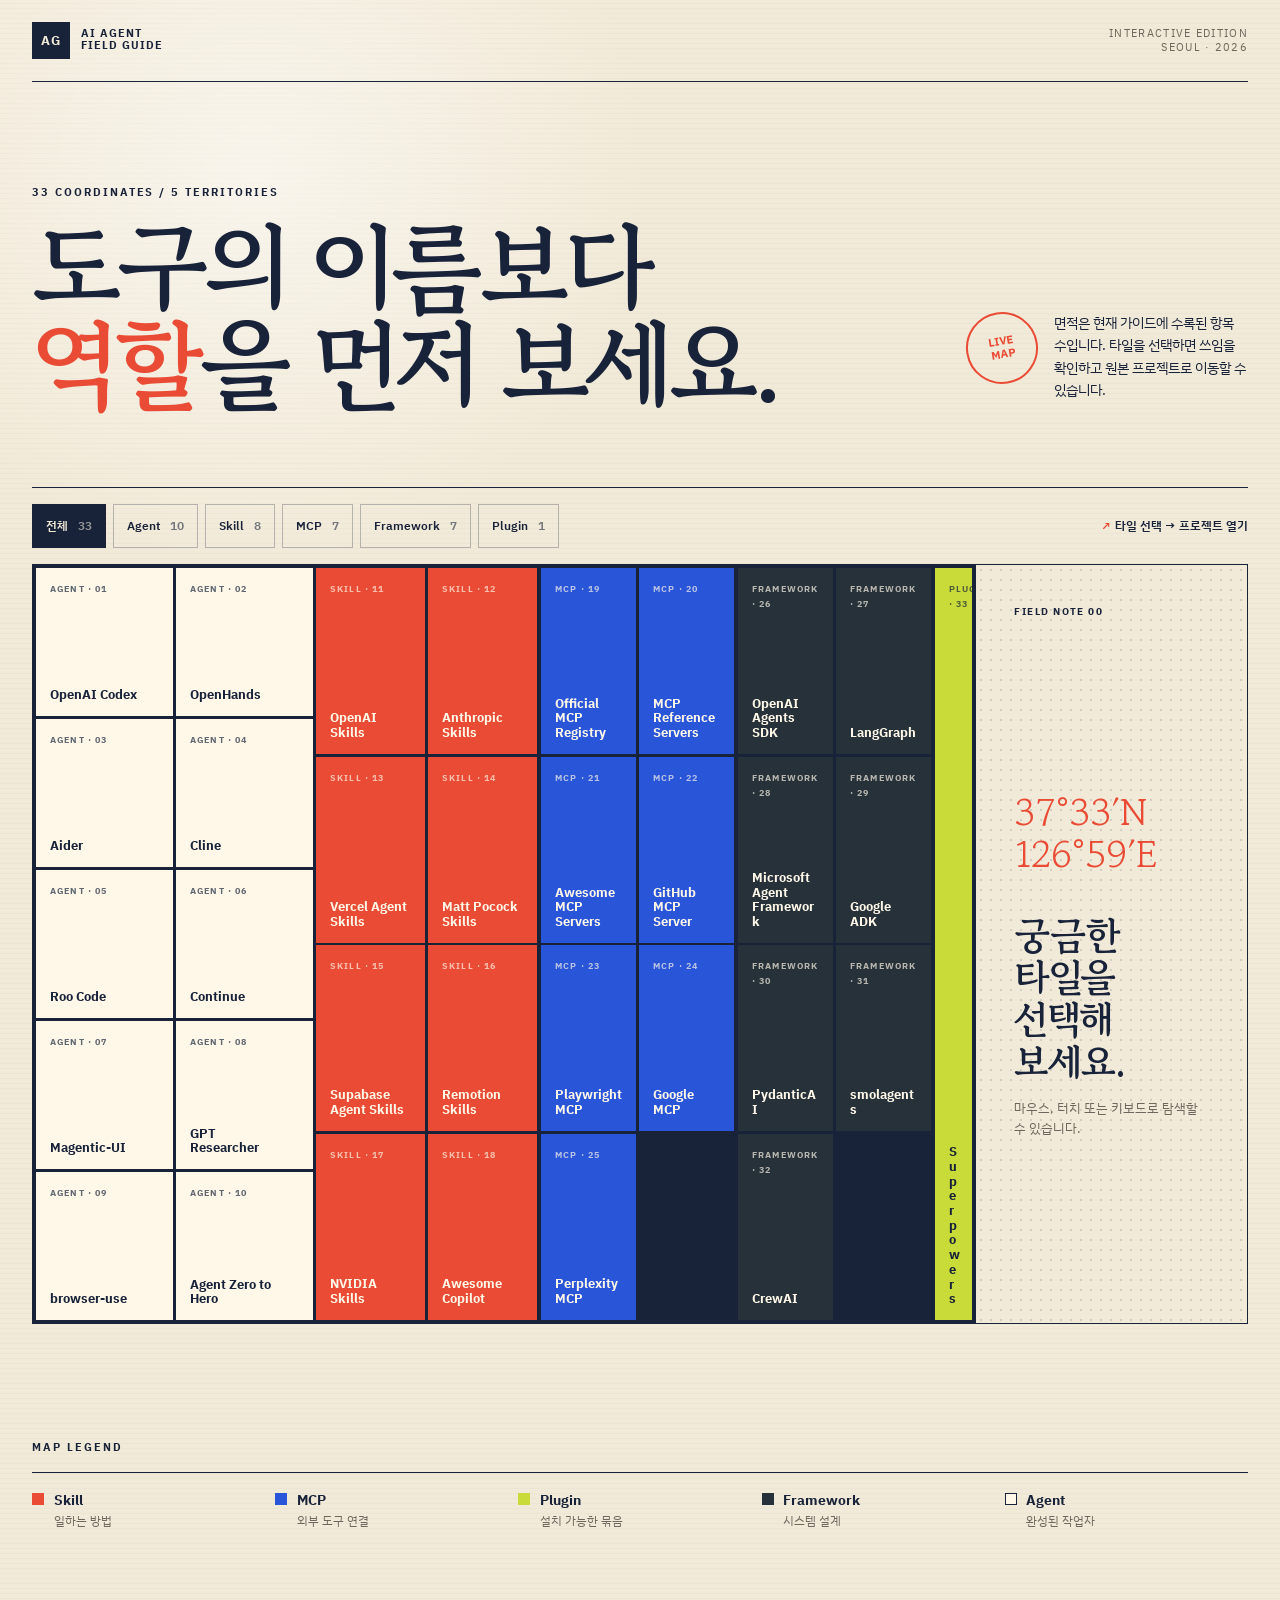
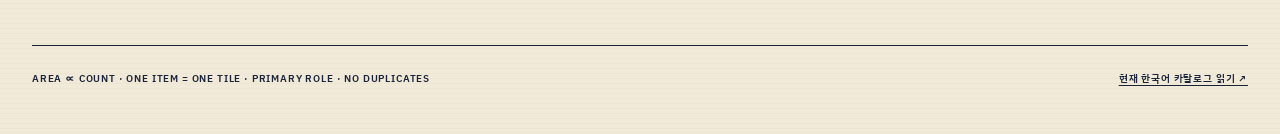
<file: docs/index.html>
<!doctype html>
<html lang="ko">
  <head>
    <meta charset="utf-8">
    <meta name="viewport" content="width=device-width, initial-scale=1">
    <meta name="description" content="33개의 Skill, MCP, Plugin, Framework, Agent를 클릭하며 탐색하는 인터랙티브 필드 맵">
    <meta name="theme-color" content="#f2ead8">
    <title>AI Agent Field Map — Interactive Edition</title>
    <link rel="preconnect" href="https://fonts.googleapis.com">
    <link rel="preconnect" href="https://fonts.gstatic.com" crossorigin>
    <link href="https://fonts.googleapis.com/css2?family=Gowun+Batang:wght@700&family=IBM+Plex+Sans+KR:wght@400;500;600;700&display=swap" rel="stylesheet">
    <link rel="stylesheet" href="styles.css">
    <script src="app.js" defer></script>
  </head>
  <body>
    <a class="skip-link" href="#map">지도로 바로 가기</a>

    <header class="masthead">
      <a class="wordmark" href="https://github.com/yunsell/ai-agent-skills-korean" aria-label="GitHub 저장소로 이동">
        <span class="wordmark-mark" aria-hidden="true">AG</span>
        <span>AI AGENT<br>FIELD GUIDE</span>
      </a>
      <p class="edition">INTERACTIVE EDITION<br>SEOUL · 2026</p>
    </header>

    <main>
      <section class="hero" aria-labelledby="page-title">
        <div class="hero-copy">
          <p class="eyebrow">33 COORDINATES / 5 TERRITORIES</p>
          <h1 id="page-title">도구의 이름보다<br><em>역할</em>을 먼저 보세요.</h1>
        </div>
        <div class="hero-note">
          <span class="stamp" aria-hidden="true">LIVE<br>MAP</span>
          <p>면적은 현재 가이드에 수록된 항목 수입니다. 타일을 선택하면 쓰임을 확인하고 원본 프로젝트로 이동할 수 있습니다.</p>
        </div>
      </section>

      <section class="controls" aria-label="지도 필터">
        <div class="filter-group" role="group" aria-label="분류 선택">
          <button class="filter is-active" type="button" data-filter="all" aria-pressed="true">전체 <span>33</span></button>
          <button class="filter" type="button" data-filter="agent" aria-pressed="false">Agent <span>10</span></button>
          <button class="filter" type="button" data-filter="skill" aria-pressed="false">Skill <span>8</span></button>
          <button class="filter" type="button" data-filter="mcp" aria-pressed="false">MCP <span>7</span></button>
          <button class="filter" type="button" data-filter="framework" aria-pressed="false">Framework <span>7</span></button>
          <button class="filter" type="button" data-filter="plugin" aria-pressed="false">Plugin <span>1</span></button>
        </div>
        <p class="instruction"><span aria-hidden="true">↗</span> 타일 선택 → 프로젝트 열기</p>
      </section>

      <section class="map-shell" aria-label="AI 에이전트 생태계 인터랙티브 지도">
        <div id="map" class="treemap" aria-live="polite"></div>
        <aside class="inspector" aria-live="polite" aria-label="선택한 프로젝트 정보">
          <p class="inspector-index">FIELD NOTE <span id="detail-index">00</span></p>
          <div id="detail-empty" class="detail-empty">
            <p class="coordinate" aria-hidden="true">37°33′N<br>126°59′E</p>
            <h2>궁금한 타일을<br>선택해 보세요.</h2>
            <p>마우스, 터치 또는 키보드로 탐색할 수 있습니다.</p>
          </div>
          <div id="detail-content" class="detail-content" hidden>
            <p id="detail-category" class="detail-category"></p>
            <h2 id="detail-name"></h2>
            <p id="detail-description" class="detail-description"></p>
            <a id="detail-link" class="project-link" href="#" target="_blank" rel="noreferrer">원본 프로젝트 열기 <span aria-hidden="true">↗</span></a>
          </div>
        </aside>
      </section>

      <section class="legend" aria-labelledby="legend-title">
        <p id="legend-title" class="eyebrow">MAP LEGEND</p>
        <div class="legend-grid">
          <p><i class="swatch skill"></i><strong>Skill</strong><span>일하는 방법</span></p>
          <p><i class="swatch mcp"></i><strong>MCP</strong><span>외부 도구 연결</span></p>
          <p><i class="swatch plugin"></i><strong>Plugin</strong><span>설치 가능한 묶음</span></p>
          <p><i class="swatch framework"></i><strong>Framework</strong><span>시스템 설계</span></p>
          <p><i class="swatch agent"></i><strong>Agent</strong><span>완성된 작업자</span></p>
        </div>
      </section>
    </main>

    <footer>
      <p>AREA ∝ COUNT · ONE ITEM = ONE TILE · PRIMARY ROLE · NO DUPLICATES</p>
      <a href="https://github.com/yunsell/ai-agent-skills-korean/blob/main/catalog/README.md">현재 한국어 카탈로그 읽기 ↗</a>
    </footer>
  </body>
</html>
</file>
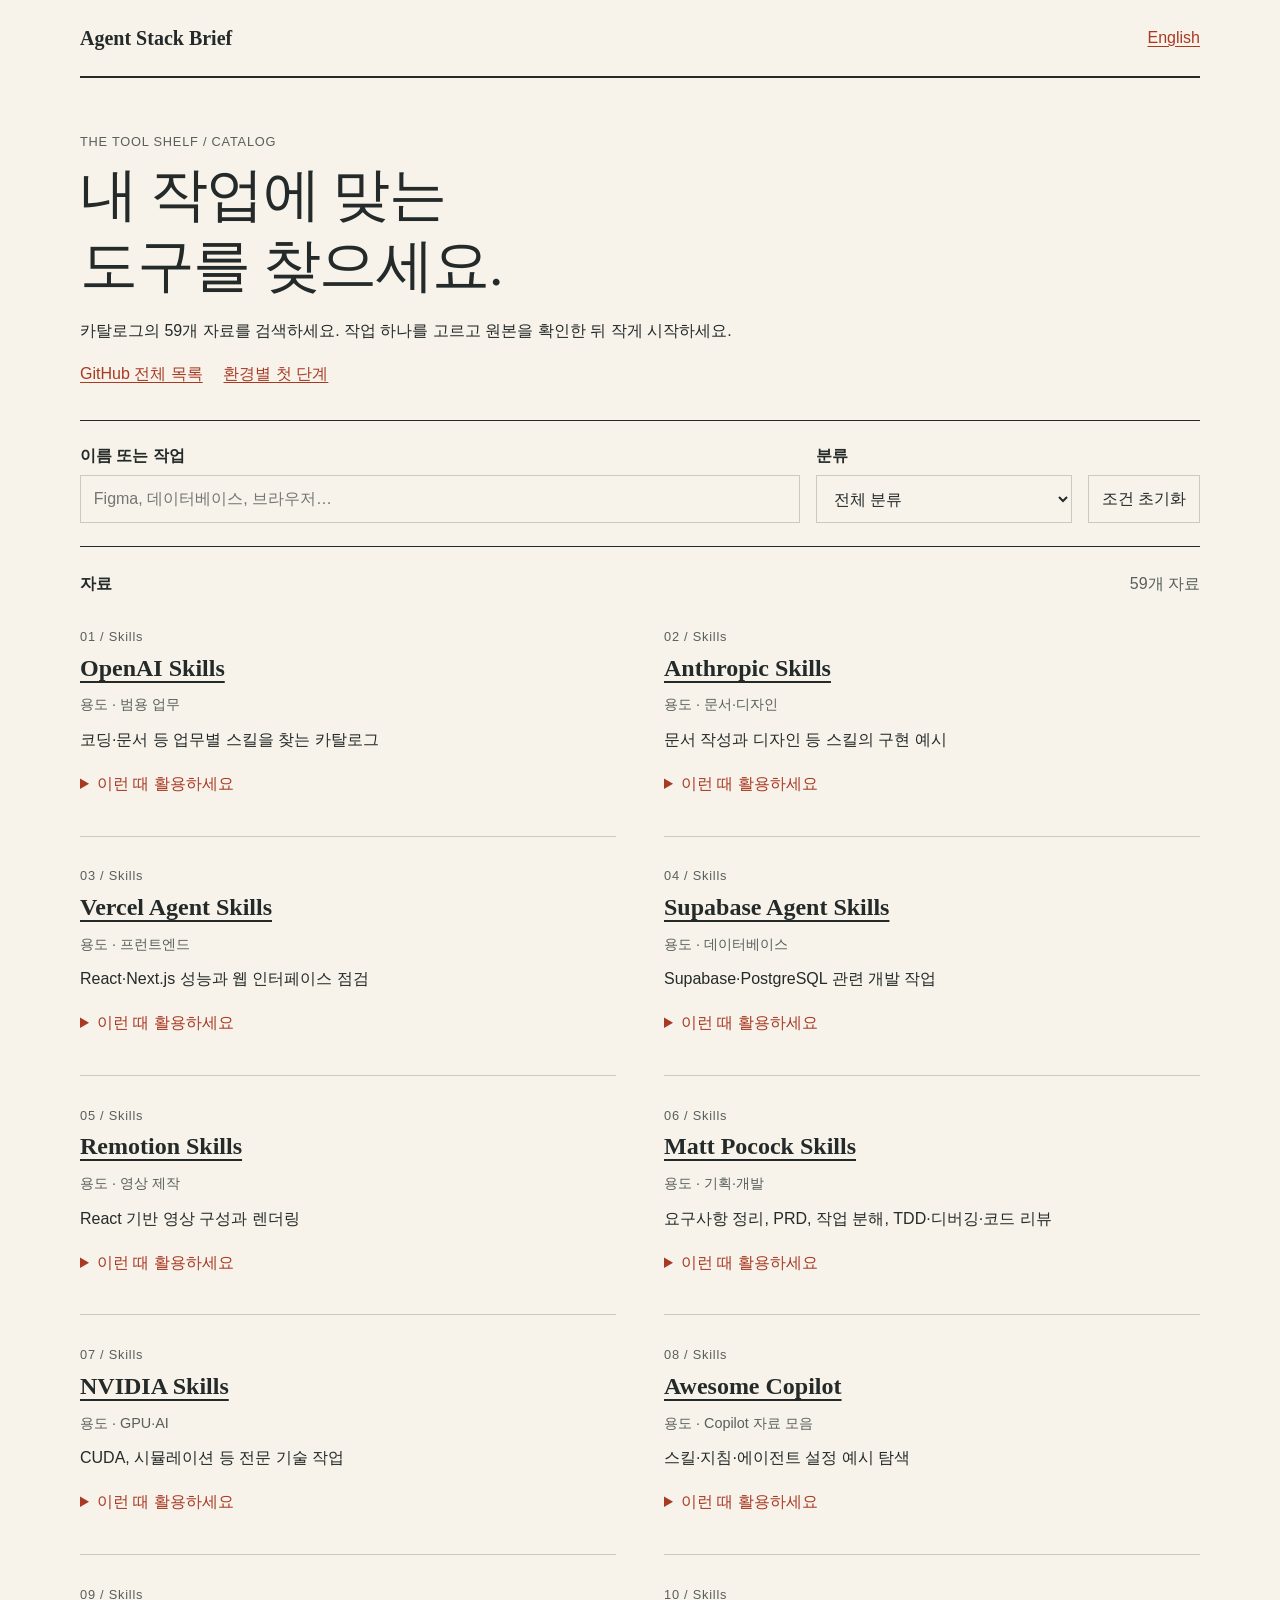
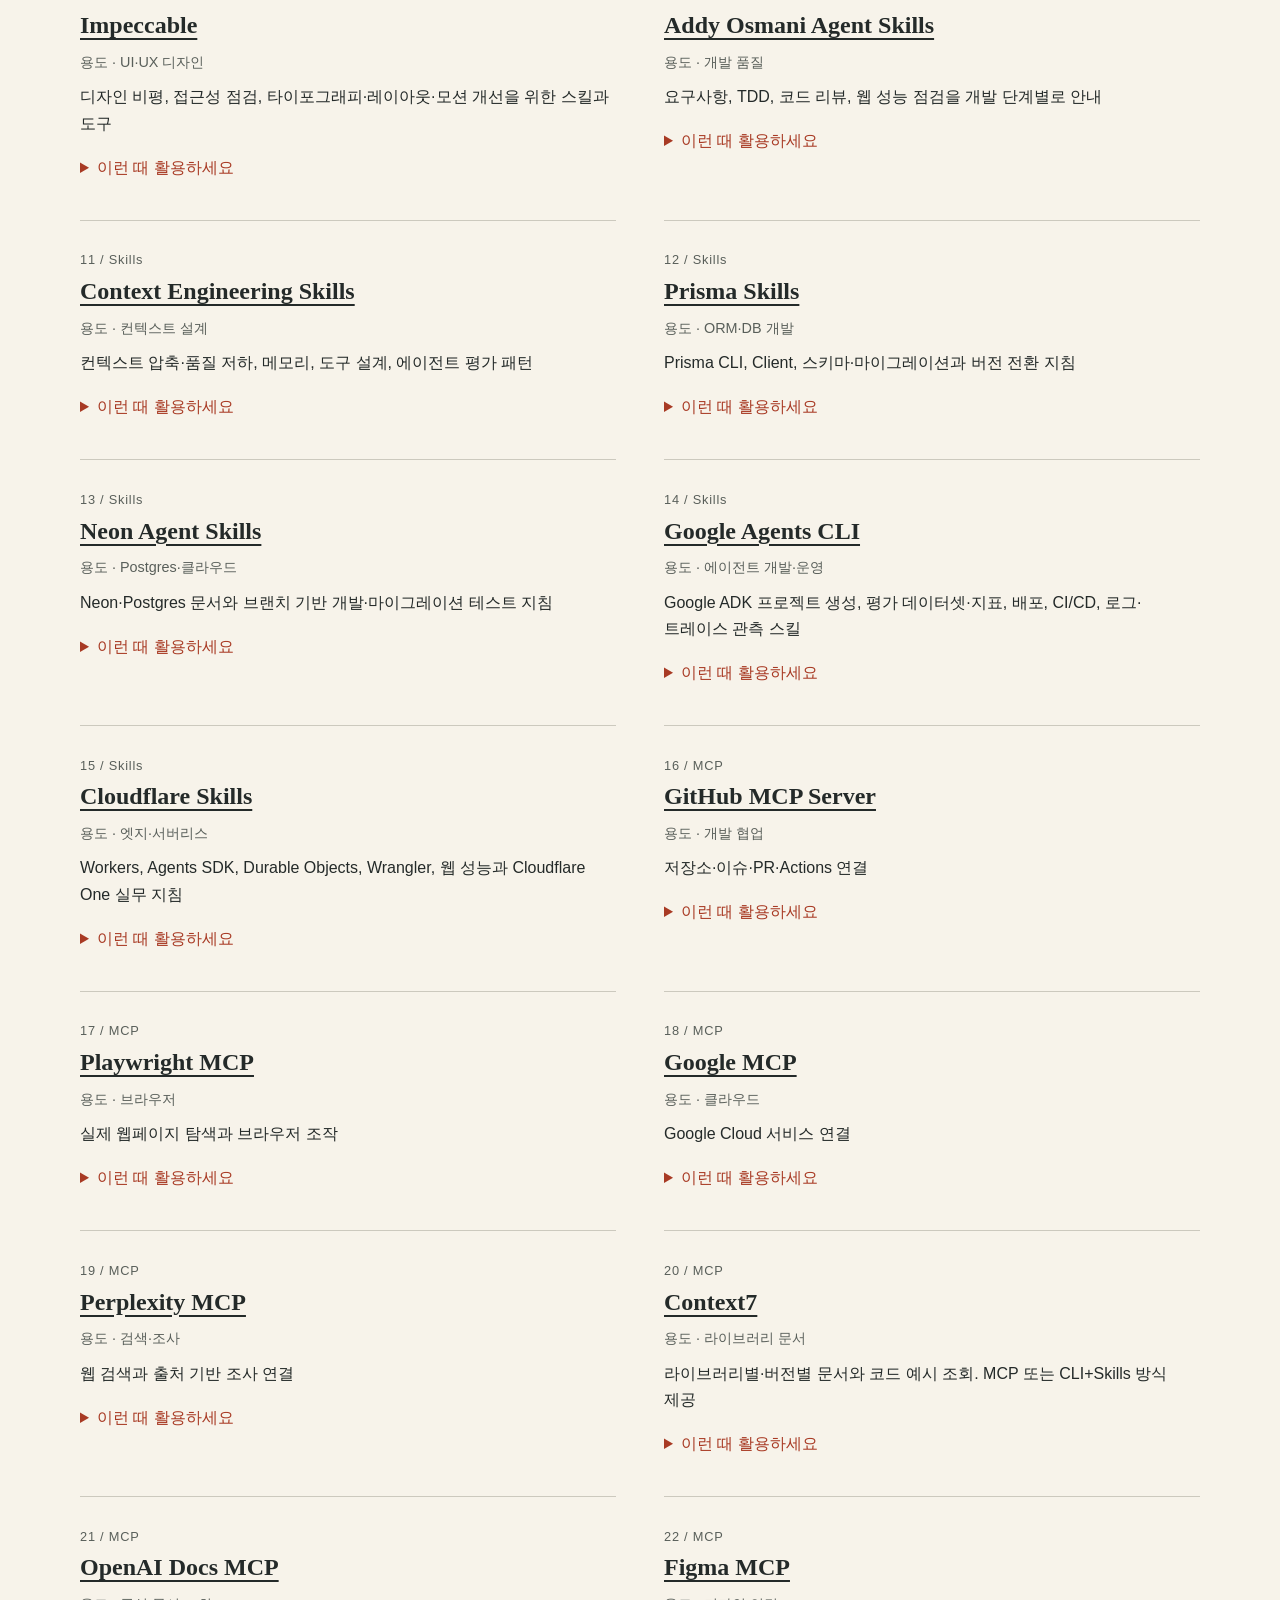
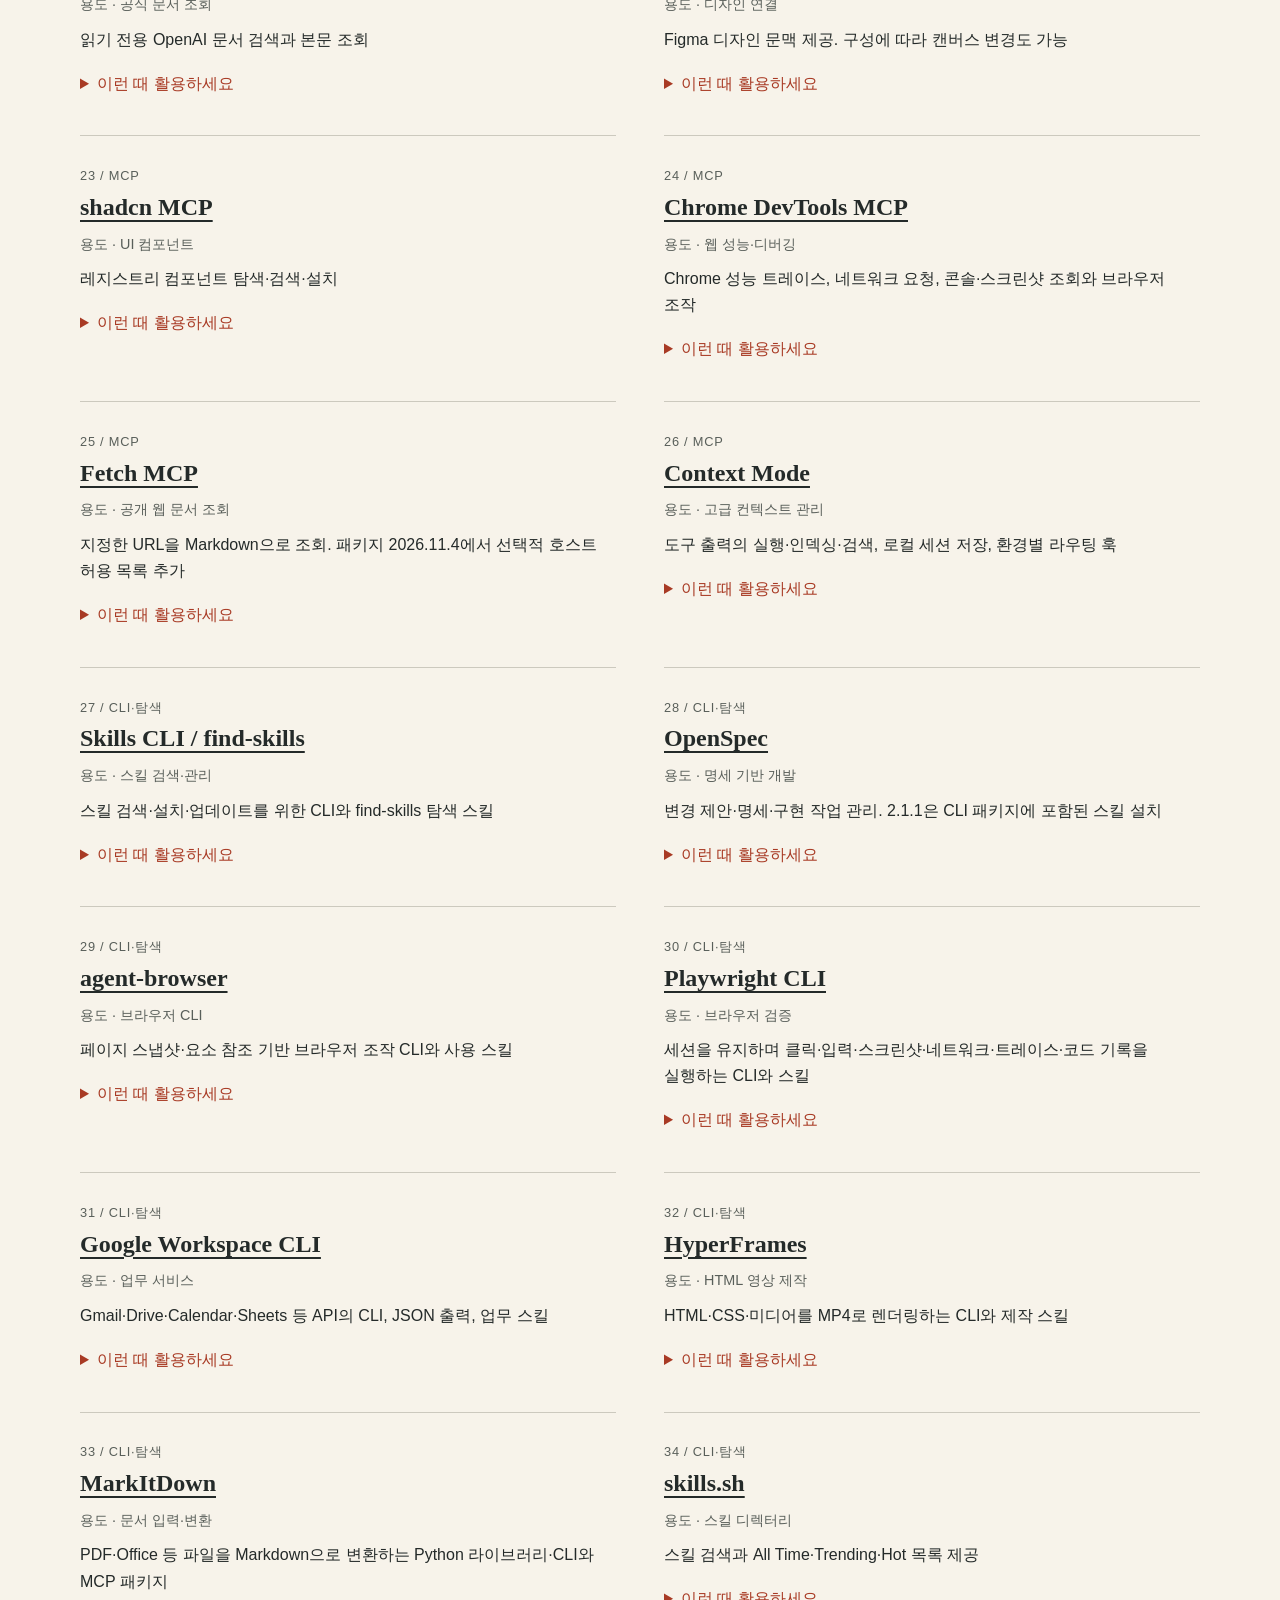
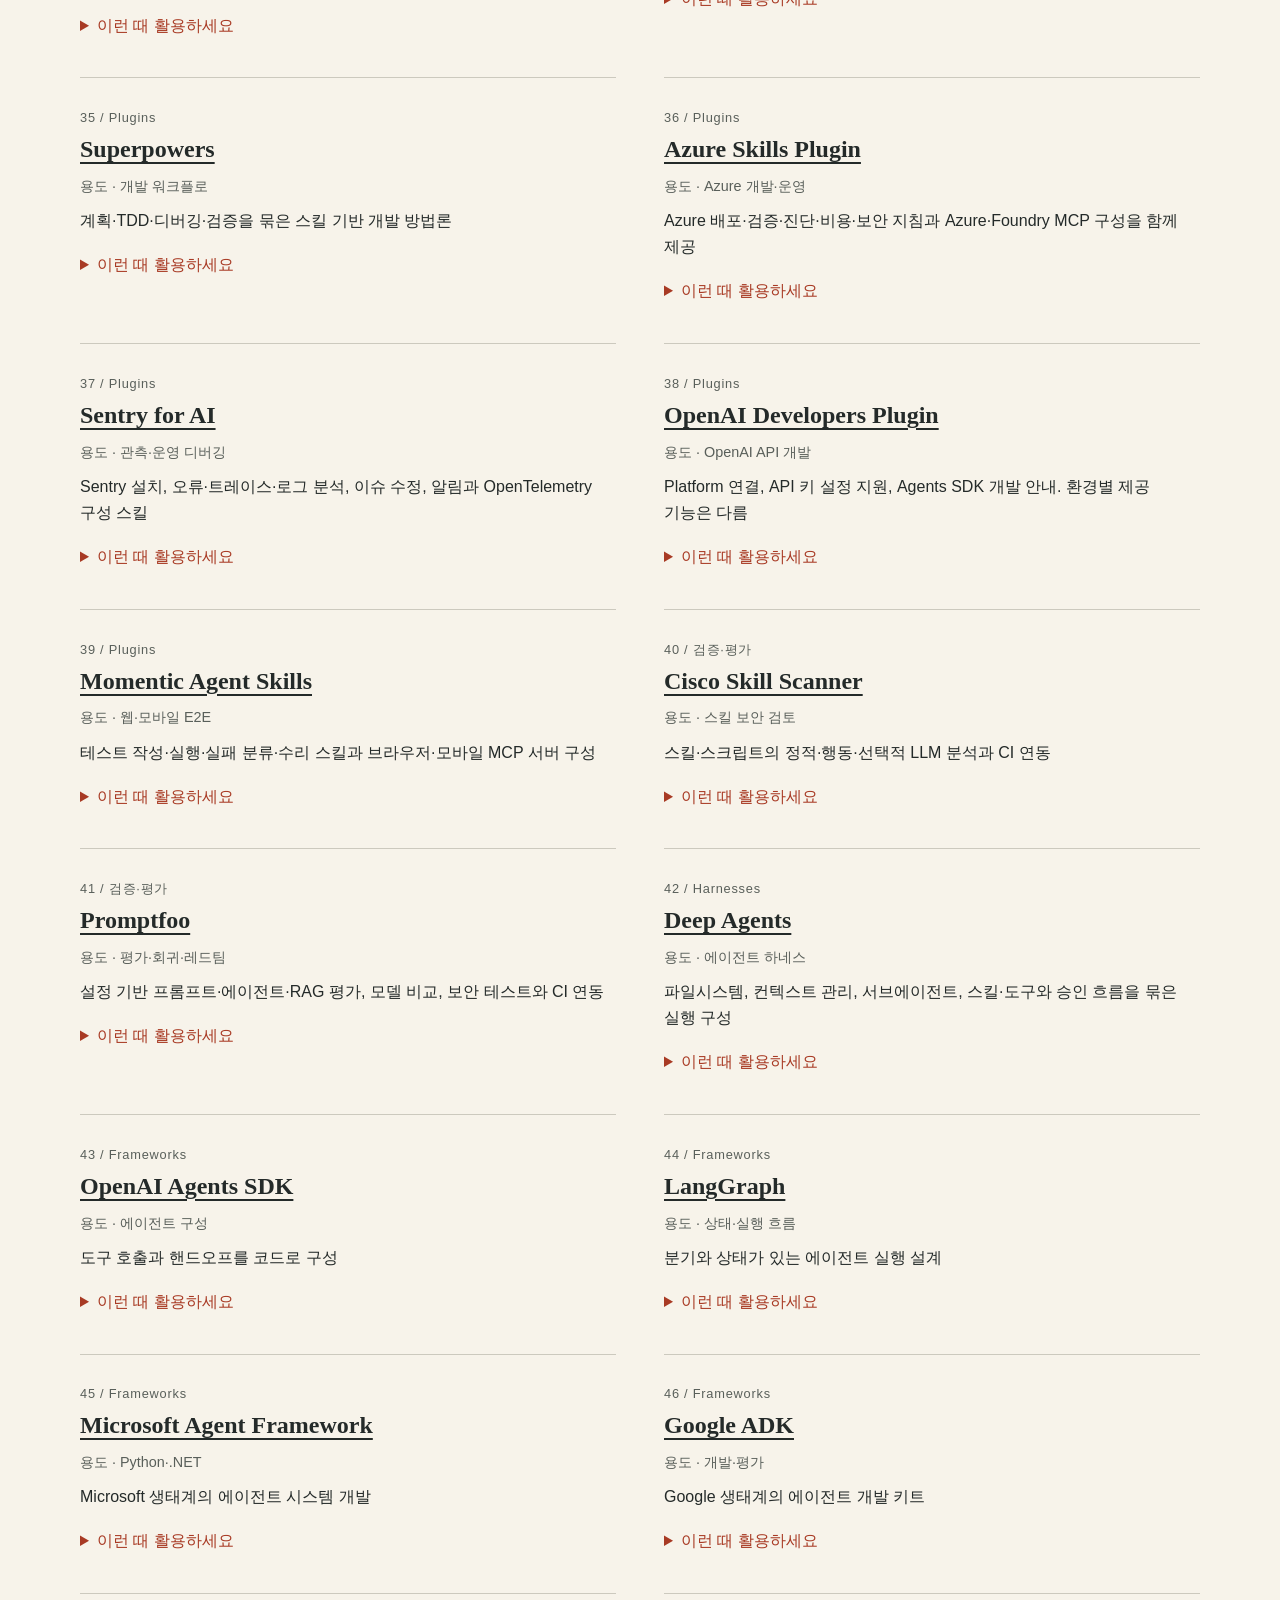
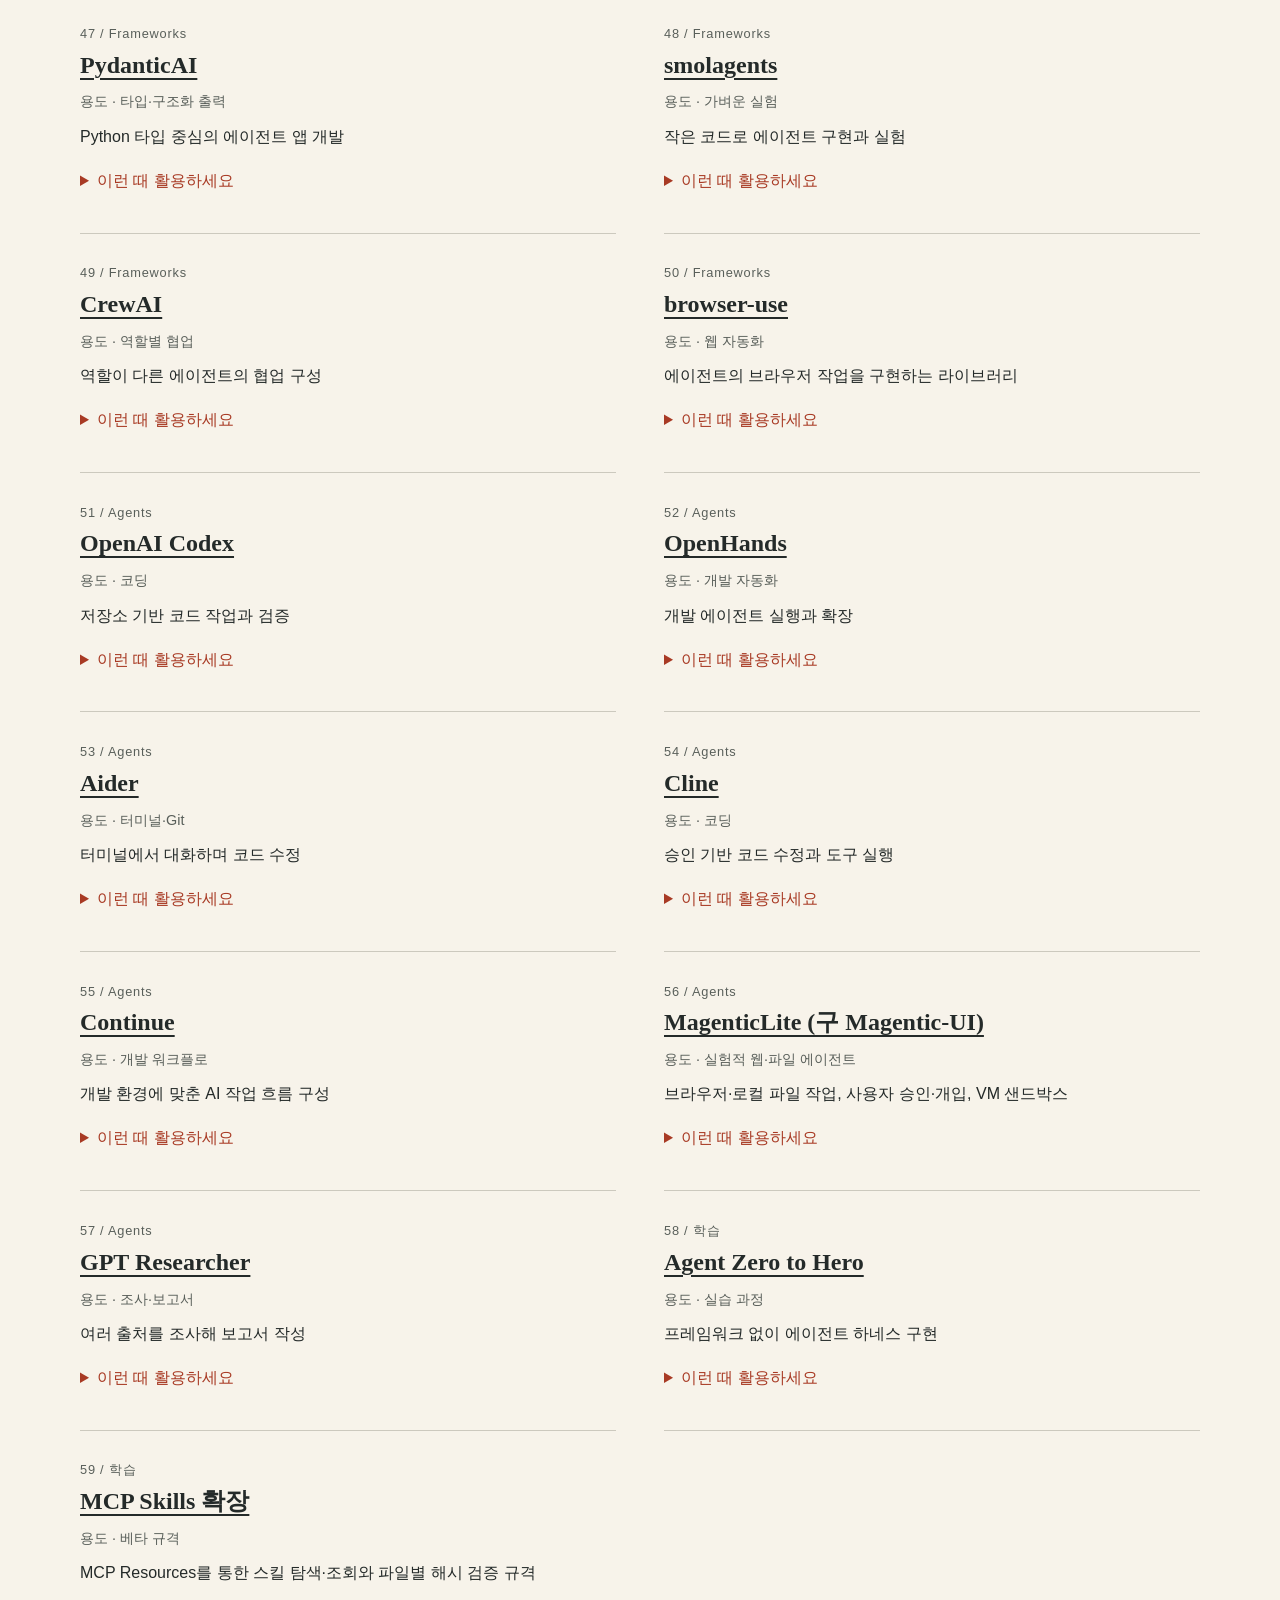
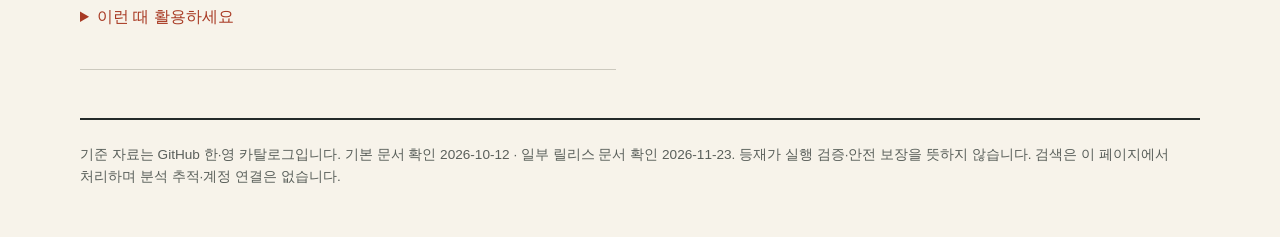
<file: docs/catalog/index.html>
<!doctype html>
<html lang="ko">
<head>
  <meta charset="utf-8">
  <meta name="viewport" content="width=device-width,initial-scale=1">
  <meta name="description" content="카탈로그의 59개 자료를 검색하세요. 작업 하나를 고르고 원본을 확인한 뒤 작게 시작하세요.">
  <title>도구 탐색 · Agent Stack Brief</title>
  <link rel="stylesheet" href="./style.css">
  <script type="module" src="./app.mjs"></script>
</head>
<body>
  <a class="skip" href="#search-form">검색으로 건너뛰기</a>
  <header class="masthead">
    <a class="brand" href="https://github.com/yunsell/ai-agent-skills-korean/blob/main/README.md">Agent Stack Brief</a>
    <a id="language" href="./en.html" lang="en">English</a>
  </header>
  <main>
    <section class="intro" aria-labelledby="title">
      <p class="eyebrow">THE TOOL SHELF / CATALOG</p>
      <h1 id="title">내 작업에 맞는 도구를 찾으세요.</h1>
      <p>카탈로그의 59개 자료를 검색하세요. 작업 하나를 고르고 원본을 확인한 뒤 작게 시작하세요.</p>
      <nav class="routes" aria-label="관련 안내">
        <a href="https://github.com/yunsell/ai-agent-skills-korean/blob/main/catalog/README.md">GitHub 전체 목록</a>
        <a href="https://github.com/yunsell/ai-agent-skills-korean/blob/main/guides/client-first-steps.md">환경별 첫 단계</a>
      </nav>
    </section>
    <form id="search-form" class="finder" role="search" aria-label="자료 검색">
      <div><label for="query">이름 또는 작업</label><input id="query" name="q" type="search" maxlength="200" placeholder="Figma, 데이터베이스, 브라우저…"></div>
      <div><label for="category">분류</label><select id="category" name="category">
        <option value="">전체 분류</option>
        <option value="skills">Skills</option>
        <option value="mcp">MCP</option>
        <option value="tools">CLI·탐색</option>
        <option value="plugins">Plugins</option>
        <option value="validation">검증·평가</option>
        <option value="harnesses">Harnesses</option>
        <option value="frameworks">Frameworks</option>
        <option value="agents">Agents</option>
        <option value="learning">학습</option>
      </select></div>
      <button type="button" id="reset">조건 초기화</button>
    </form>
    <section aria-labelledby="results-heading">
      <div class="results-header"><h2 id="results-heading">자료</h2><p id="status" role="status" aria-live="polite" aria-atomic="true">자료를 불러오는 중입니다…</p></div>
      <p id="message" hidden></p>
      <div id="error" role="alert" hidden>
        <p id="error-message"></p><button type="button" id="retry">다시 시도</button>
        <p><a href="https://github.com/yunsell/ai-agent-skills-korean/blob/main/catalog/README.md">GitHub 목록 열기</a></p>
      </div>
      <ul id="results" aria-busy="true"></ul>
      <noscript><p>검색에는 JavaScript가 필요합니다. GitHub 전체 목록에서도 모든 자료를 읽을 수 있습니다. <a href="https://github.com/yunsell/ai-agent-skills-korean/blob/main/catalog/README.md">GitHub 목록 열기</a></p></noscript>
    </section>
    <footer class="note">기준 자료는 GitHub 한·영 카탈로그입니다. 기본 문서 확인 2026-10-12 · 일부 릴리스 문서 확인 2026-11-23. 등재가 실행 검증·안전 보장을 뜻하지 않습니다. 검색은 이 페이지에서 처리하며 분석 추적·계정 연결은 없습니다.</footer>
  </main>
</body>
</html>
</file>
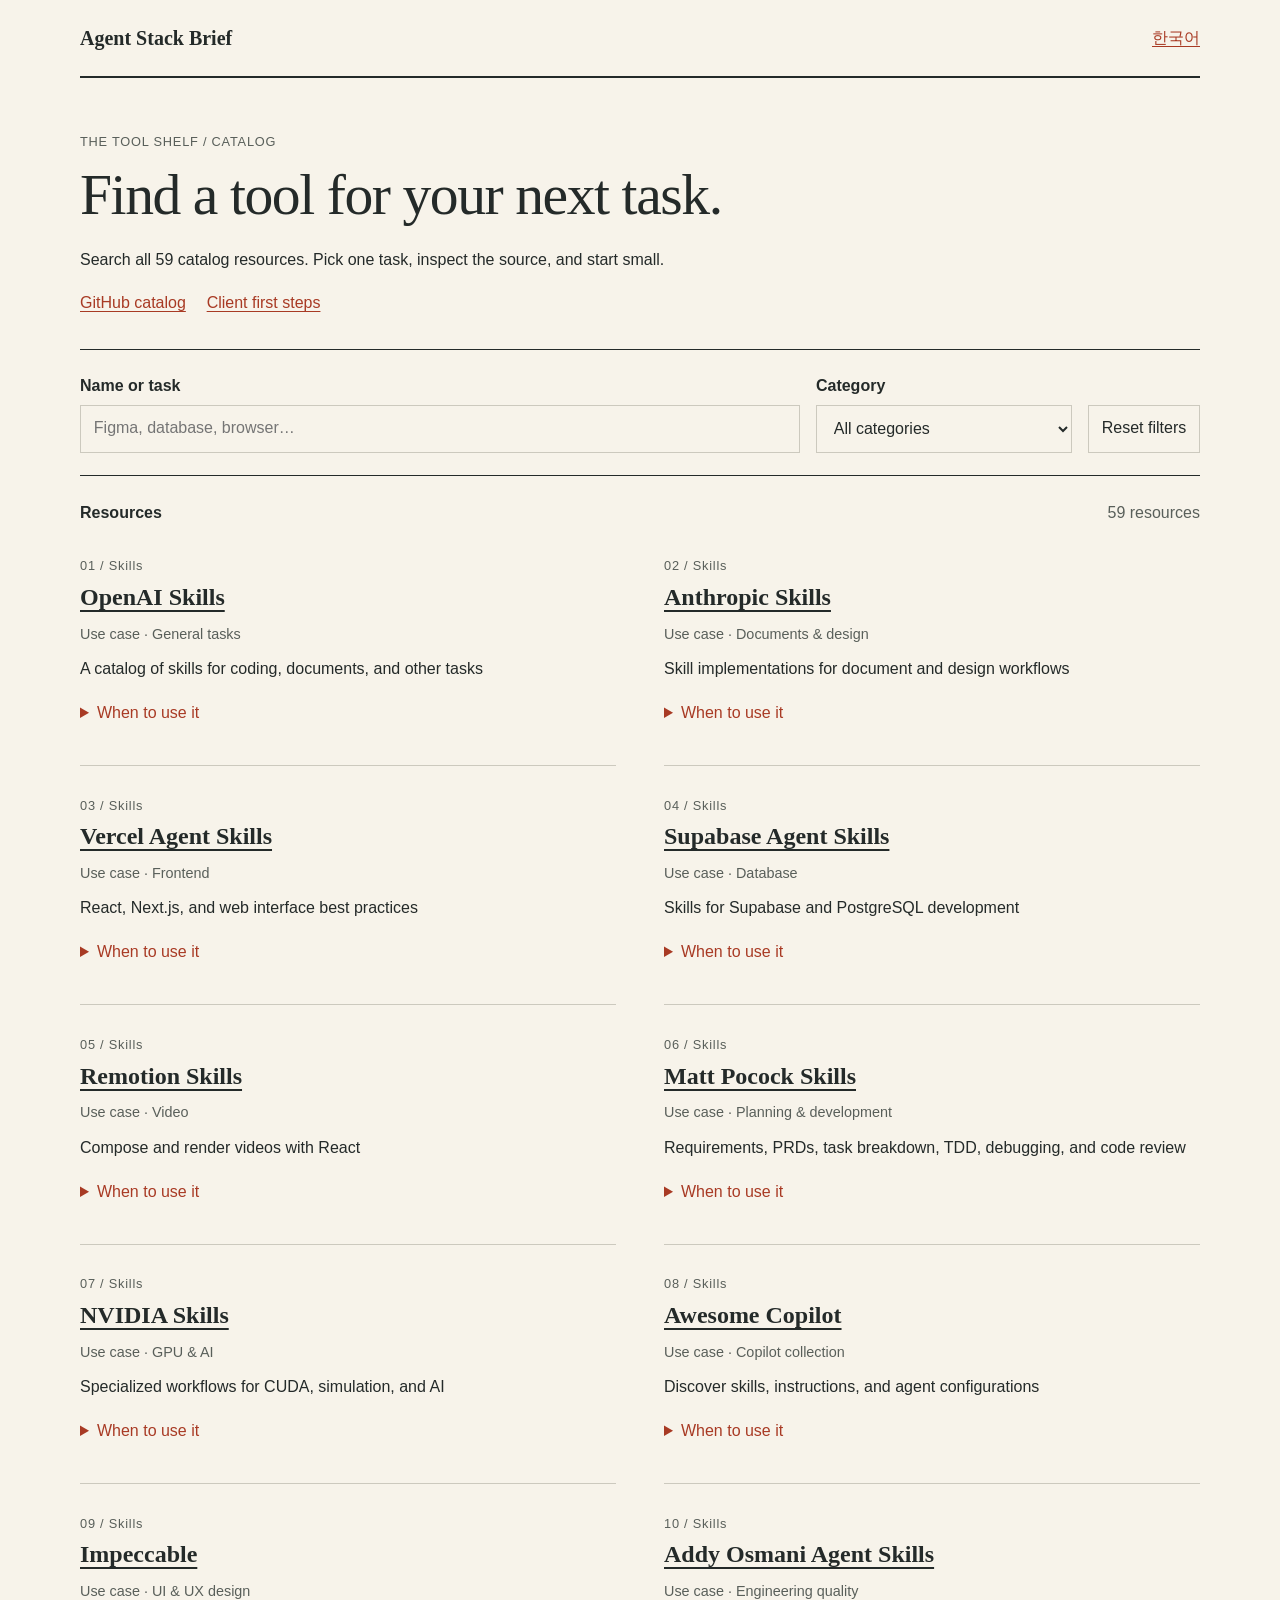
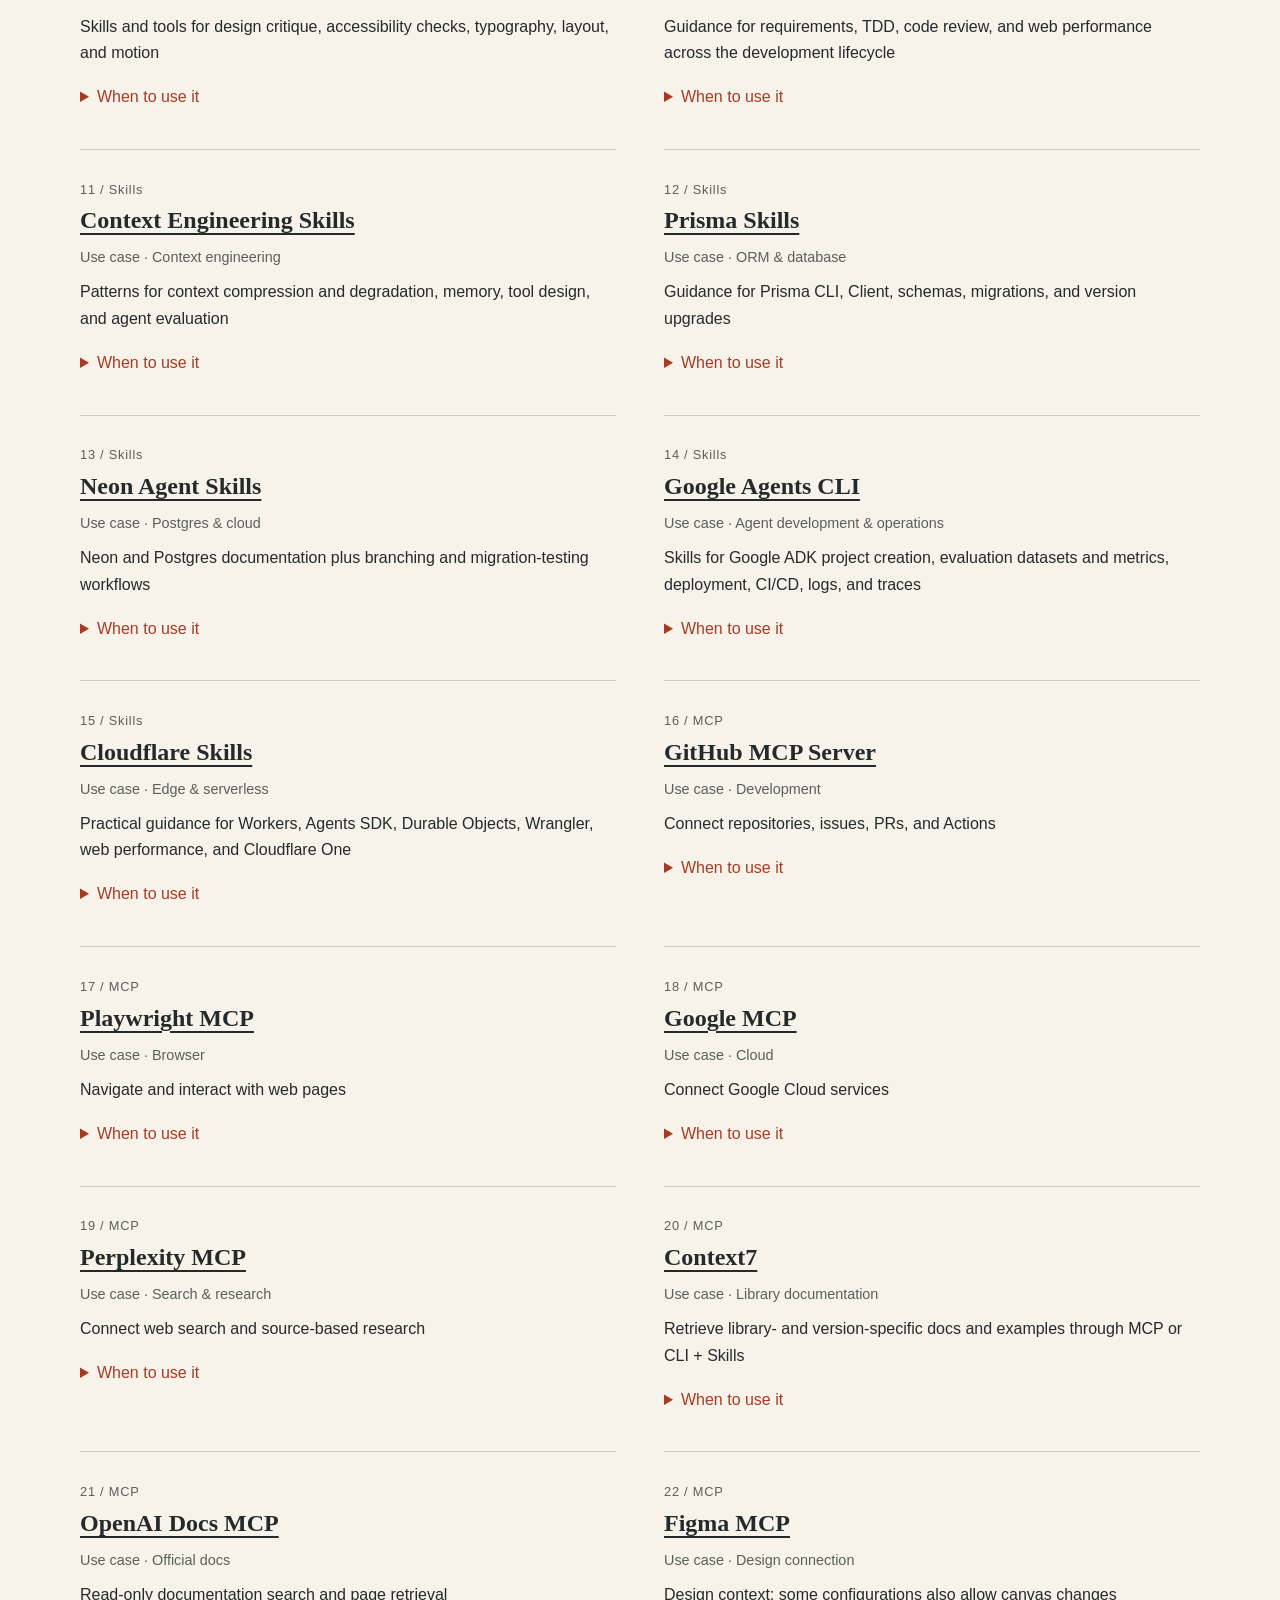
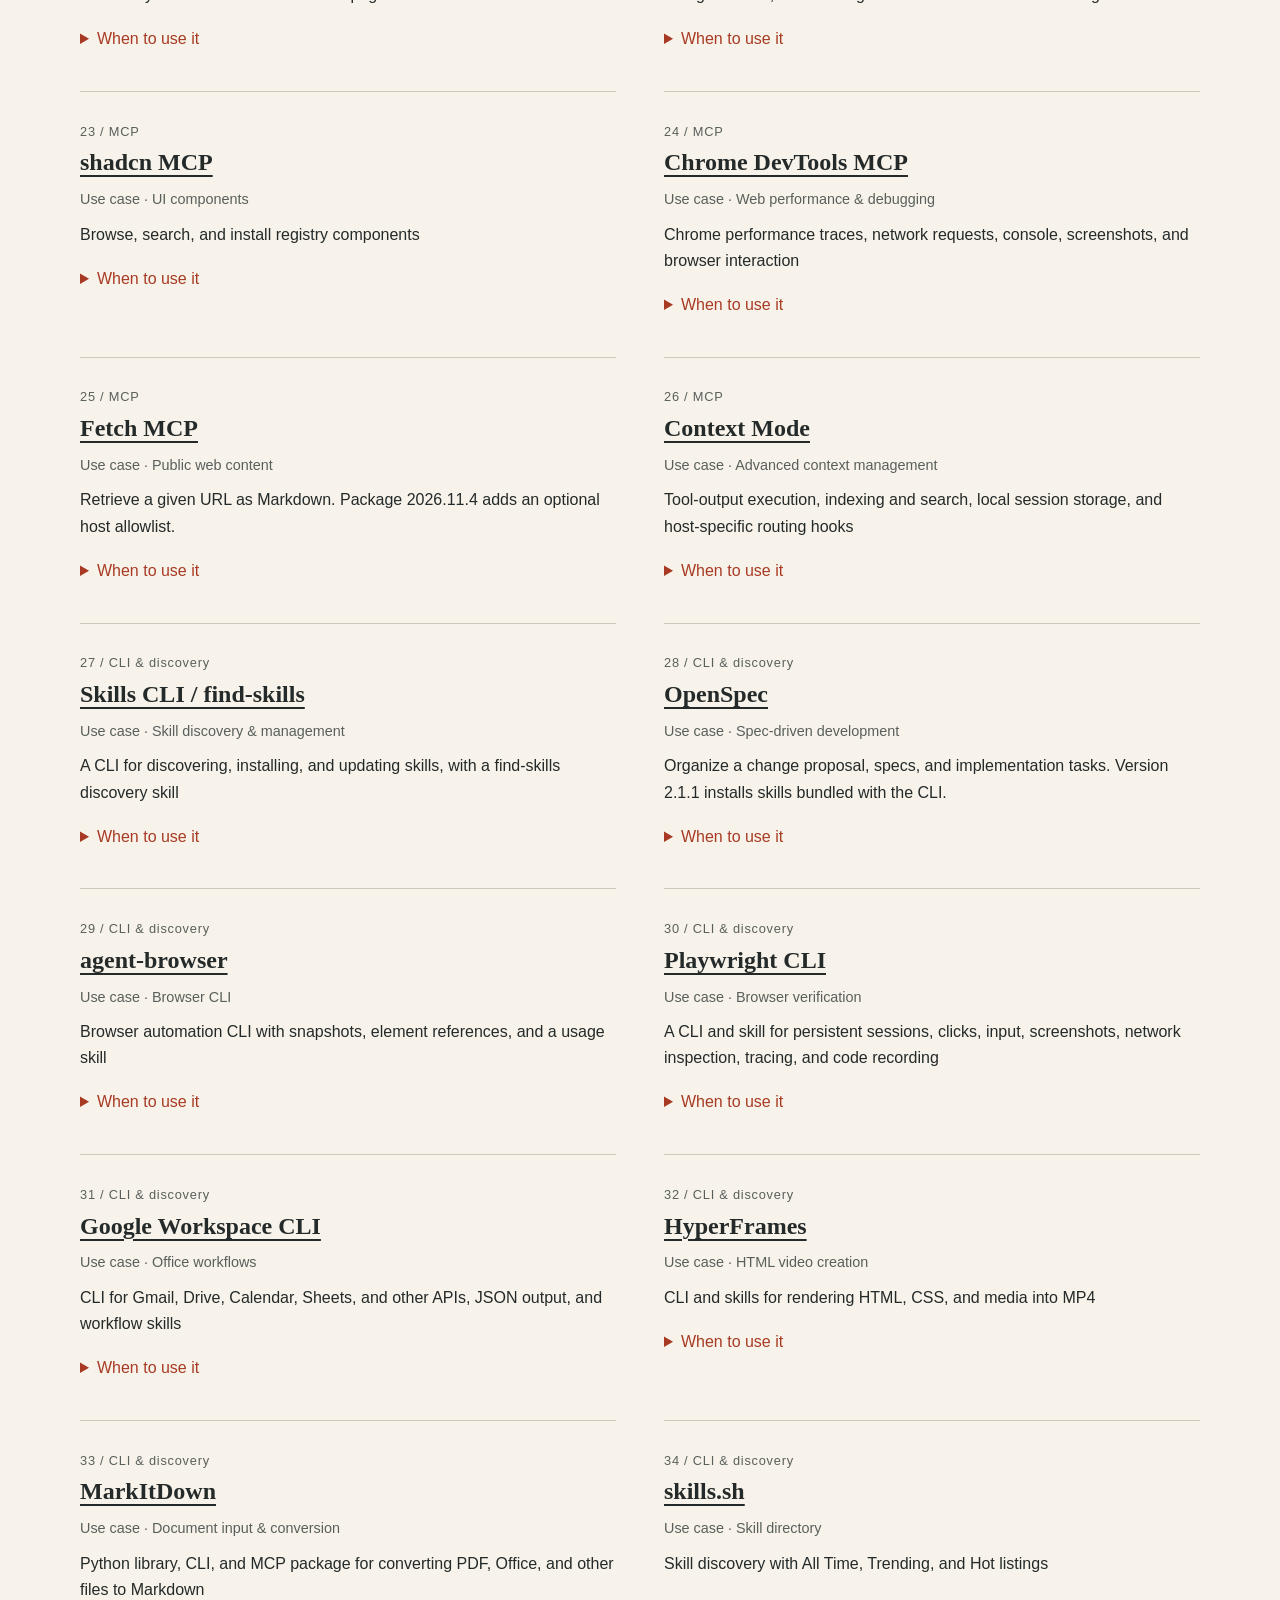
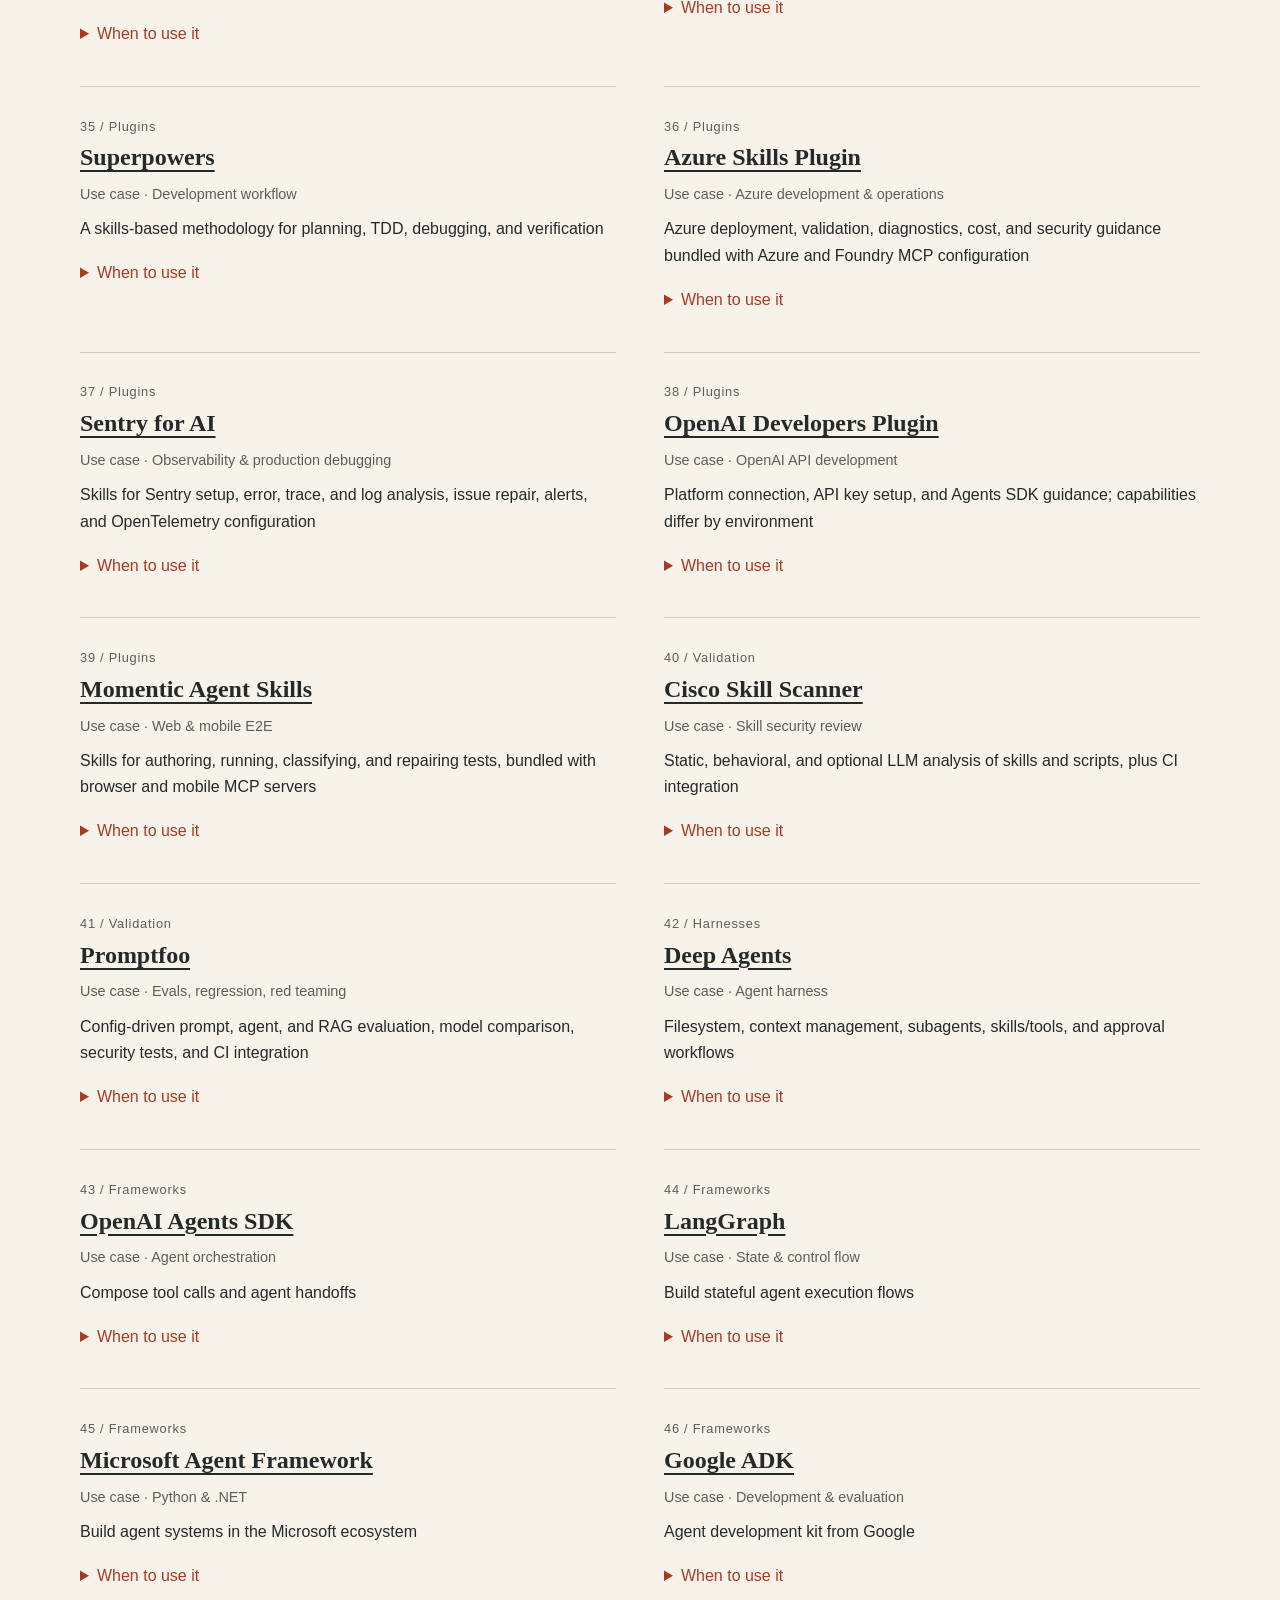
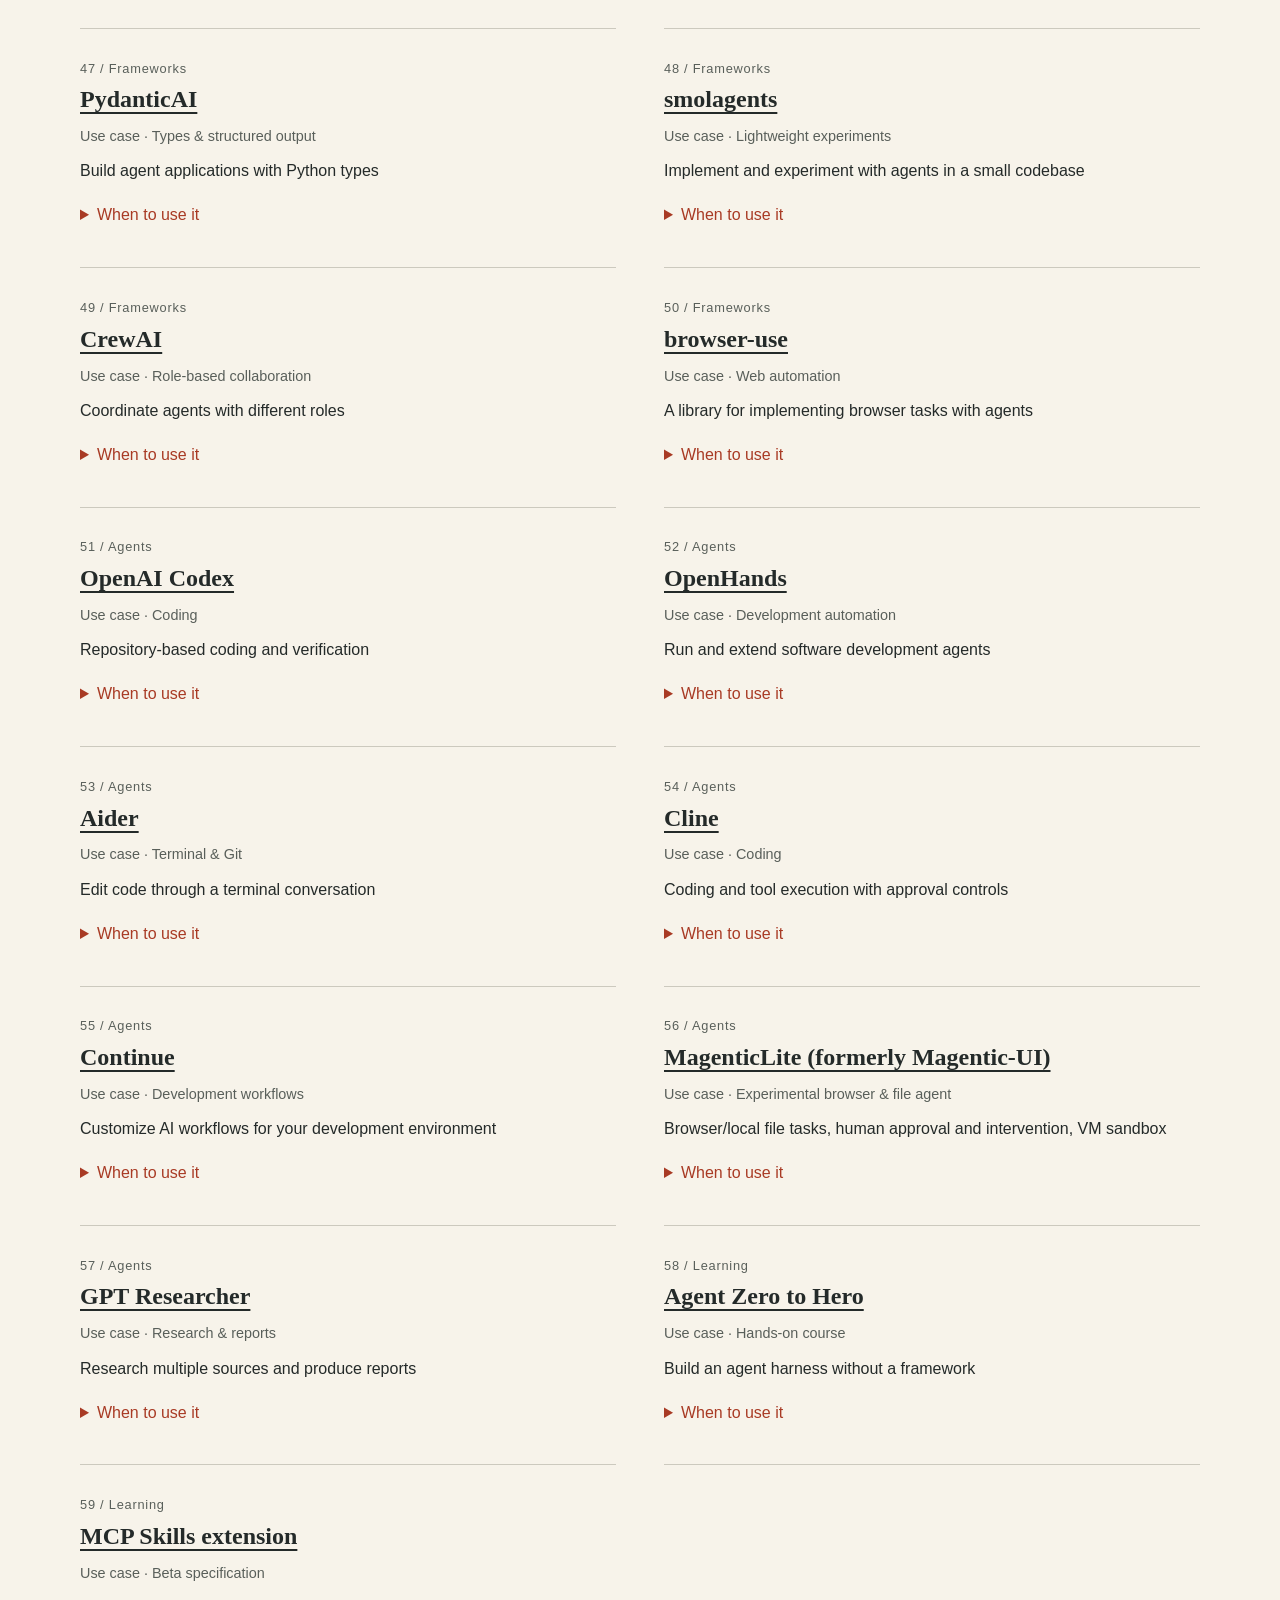
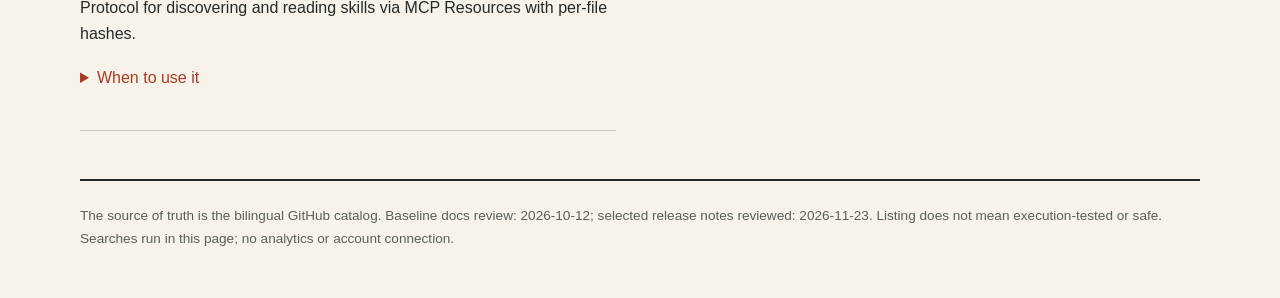
<file: docs/catalog/en.html>
<!doctype html>
<html lang="en">
<head>
  <meta charset="utf-8">
  <meta name="viewport" content="width=device-width,initial-scale=1">
  <meta name="description" content="Search all 59 catalog resources. Pick one task, inspect the source, and start small.">
  <title>Tool shelf · Agent Stack Brief</title>
  <link rel="stylesheet" href="./style.css">
  <script type="module" src="./app.mjs"></script>
</head>
<body>
  <a class="skip" href="#search-form">Skip to search</a>
  <header class="masthead">
    <a class="brand" href="https://github.com/yunsell/ai-agent-skills-korean/blob/main/README.en.md">Agent Stack Brief</a>
    <a id="language" href="./index.html" lang="ko">한국어</a>
  </header>
  <main>
    <section class="intro" aria-labelledby="title">
      <p class="eyebrow">THE TOOL SHELF / CATALOG</p>
      <h1 id="title">Find a tool for your next task.</h1>
      <p>Search all 59 catalog resources. Pick one task, inspect the source, and start small.</p>
      <nav class="routes" aria-label="Related guides">
        <a href="https://github.com/yunsell/ai-agent-skills-korean/blob/main/catalog/README.en.md">GitHub catalog</a>
        <a href="https://github.com/yunsell/ai-agent-skills-korean/blob/main/guides/client-first-steps.en.md">Client first steps</a>
      </nav>
    </section>
    <form id="search-form" class="finder" role="search" aria-label="Filter catalog">
      <div><label for="query">Name or task</label><input id="query" name="q" type="search" maxlength="200" placeholder="Figma, database, browser…"></div>
      <div><label for="category">Category</label><select id="category" name="category">
        <option value="">All categories</option>
        <option value="skills">Skills</option>
        <option value="mcp">MCP</option>
        <option value="tools">CLI & discovery</option>
        <option value="plugins">Plugins</option>
        <option value="validation">Validation</option>
        <option value="harnesses">Harnesses</option>
        <option value="frameworks">Frameworks</option>
        <option value="agents">Agents</option>
        <option value="learning">Learning</option>
      </select></div>
      <button type="button" id="reset">Reset filters</button>
    </form>
    <section aria-labelledby="results-heading">
      <div class="results-header"><h2 id="results-heading">Resources</h2><p id="status" role="status" aria-live="polite" aria-atomic="true">Loading the catalog…</p></div>
      <p id="message" hidden></p>
      <div id="error" role="alert" hidden>
        <p id="error-message"></p><button type="button" id="retry">Try again</button>
        <p><a href="https://github.com/yunsell/ai-agent-skills-korean/blob/main/catalog/README.en.md">Open the GitHub list</a></p>
      </div>
      <ul id="results" aria-busy="true"></ul>
      <noscript><p>JavaScript is required for filtering. All resources are also readable in the GitHub catalog. <a href="https://github.com/yunsell/ai-agent-skills-korean/blob/main/catalog/README.en.md">Open the GitHub list</a></p></noscript>
    </section>
    <footer class="note">The source of truth is the bilingual GitHub catalog. Baseline docs review: 2026-10-12; selected release notes reviewed: 2026-11-23. Listing does not mean execution-tested or safe. Searches run in this page; no analytics or account connection.</footer>
  </main>
</body>
</html>
</file>
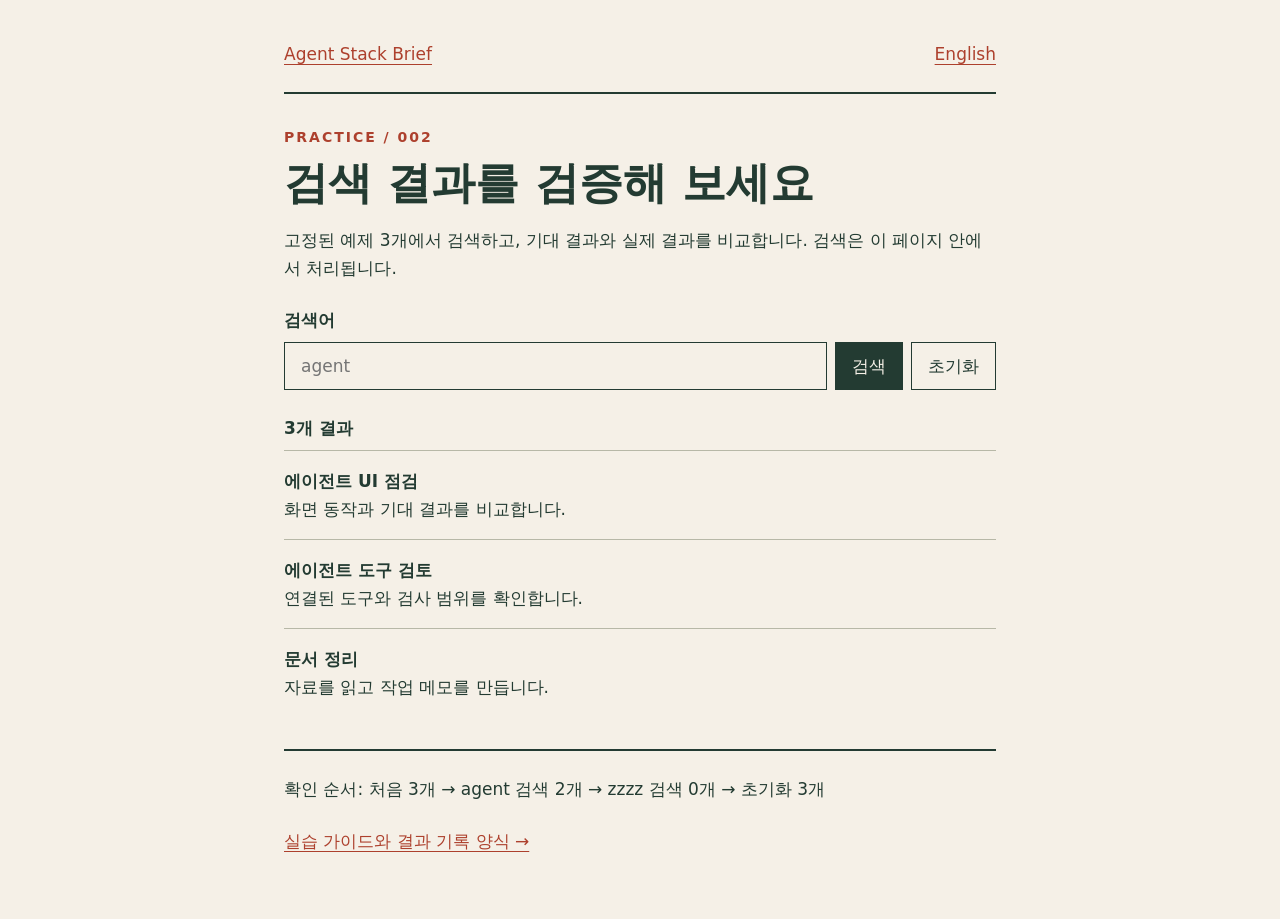
<file: docs/labs/search.html>
<!doctype html>
<html lang="ko">
<head>
  <meta charset="utf-8">
  <meta name="viewport" content="width=device-width, initial-scale=1">
  <meta name="color-scheme" content="light dark">
  <title>검색 검증 연습 · Agent Stack Brief</title>
  <style>
    :root { --paper: #f5f0e7; --ink: #233b32; --accent: #ad402d; --line: #b7b8a7; }
    @media (prefers-color-scheme: dark) {
      :root { --paper: #172b26; --ink: #f0e9da; --accent: #f0a184; --line: #607367; }
    }
    * { box-sizing: border-box; }
    body { margin: 0; background: var(--paper); color: var(--ink); font: 17px/1.65 system-ui, sans-serif; }
    main { max-width: 760px; padding: 32px 24px 64px; margin: auto; }
    header { display: flex; justify-content: space-between; gap: 16px; border-bottom: 2px solid var(--ink); padding-bottom: 16px; }
    a { color: var(--accent); text-underline-offset: 4px; }
    header a { display: inline-flex; align-items: center; min-height: 44px; }
    .eyebrow { color: var(--accent); font-size: 14px; letter-spacing: 2px; font-weight: 700; margin: 32px 0 8px; }
    h1 { font-size: clamp(30px, 6vw, 44px); line-height: 1.2; margin: 0 0 16px; }
    p { margin: 0 0 24px; }
    label { display: block; font-weight: 700; margin-bottom: 8px; }
    .fields { display: flex; flex-wrap: wrap; gap: 8px; }
    input, button { min-height: 48px; border: 1px solid var(--ink); border-radius: 0; font: inherit; padding: 8px 16px; }
    input { flex: 1 1 220px; width: 100%; min-width: 0; background: var(--paper); color: var(--ink); }
    button { cursor: pointer; background: var(--ink); color: var(--paper); }
    button[type="reset"] { background: transparent; color: var(--ink); }
    button:hover { text-decoration: underline; text-underline-offset: 4px; }
    :focus-visible { outline: 3px solid var(--accent); outline-offset: 4px; }
    #status { font-weight: 700; margin: 24px 0 8px; }
    ul { list-style: none; padding: 0; margin: 0 0 32px; }
    li { border-top: 1px solid var(--line); padding: 16px 0; }
    li strong { display: block; }
    li span { display: block; }
    aside { border-top: 2px solid var(--ink); padding-top: 24px; }
    code { font-size: 0.95em; }
    @media (max-width: 440px) { main { padding: 16px 20px 40px; } header { flex-wrap: wrap; gap: 4px 16px; } }
  </style>
</head>
<body>
  <main>
    <header>
      <a id="home" href="https://github.com/yunsell/ai-agent-skills-korean">Agent Stack Brief</a>
      <a id="language" href="?lang=en" lang="en">English</a>
    </header>
    <p class="eyebrow">PRACTICE / 002</p>
    <h1 id="title">검색 결과를 검증해 보세요</h1>
    <p id="intro">고정된 예제 3개에서 검색하고, 기대 결과와 실제 결과를 비교합니다. 검색은 이 페이지 안에서 처리됩니다.</p>
    <form id="search-form">
      <label id="query-label" for="query">검색어</label>
      <div class="fields">
        <input id="query" name="query" type="search" placeholder="agent" autocomplete="off" aria-describedby="hint">
        <button id="submit" type="submit">검색</button>
        <button id="reset" type="reset">초기화</button>
      </div>
    </form>
    <p id="status" role="status" aria-live="polite" aria-atomic="true">3개 결과</p>
    <p id="empty" hidden>결과가 없습니다. 검색어를 바꾸거나 초기화하세요.</p>
    <ul id="results">
      <li data-search="agent ui browser"><strong>에이전트 UI 점검</strong><span>화면 동작과 기대 결과를 비교합니다.</span></li>
      <li data-search="agent tools skills"><strong>에이전트 도구 검토</strong><span>연결된 도구와 검사 범위를 확인합니다.</span></li>
      <li data-search="document notes"><strong>문서 정리</strong><span>자료를 읽고 작업 메모를 만듭니다.</span></li>
    </ul>
    <aside>
      <p id="hint">확인 순서: 처음 3개 → agent 검색 2개 → zzzz 검색 0개 → 초기화 3개</p>
      <a id="guide" href="https://github.com/yunsell/ai-agent-skills-korean/blob/main/guides/web-validation.md">실습 가이드와 결과 기록 양식 →</a>
    </aside>
  </main>
  <script>
    const english = new URLSearchParams(location.search).get("lang") === "en";
    const copy = english ? {
      title: "Verify the search results", intro: "Search three fixed examples and compare expected with actual outcomes. Searches run within this page.",
      label: "Search term", submit: "Search", reset: "Reset", empty: "No results. Change the search term or reset.",
      hint: "Check: initial 3 → search agent 2 → search zzzz 0 → reset 3", guide: "Practice guide and result template →",
      items: [["Agent UI checks", "Compare interface behavior with expected outcomes."], ["Agent tool review", "Check connected tools and scan coverage."], ["Document notes", "Read sources and prepare working notes."]],
      count: n => `${n} results`
    } : { count: n => `${n}개 결과` };
    const rows = [...document.querySelectorAll("#results li")];
    if (english) {
      document.documentElement.lang = "en";
      document.title = "Search validation practice · Agent Stack Brief";
      for (const [id, key] of [["title", "title"], ["intro", "intro"], ["query-label", "label"], ["submit", "submit"], ["reset", "reset"], ["empty", "empty"], ["hint", "hint"], ["guide", "guide"]]) document.getElementById(id).textContent = copy[key];
      rows.forEach((row, i) => { row.querySelector("strong").textContent = copy.items[i][0]; row.querySelector("span").textContent = copy.items[i][1]; });
      document.getElementById("home").href = "https://github.com/yunsell/ai-agent-skills-korean/blob/main/README.en.md";
      document.getElementById("guide").href = "https://github.com/yunsell/ai-agent-skills-korean/blob/main/guides/web-validation.en.md";
      const language = document.getElementById("language"); language.textContent = "한국어"; language.href = "?lang=ko"; language.lang = "ko";
    }
    function search(term) {
      const query = term.trim().toLocaleLowerCase();
      let count = 0;
      for (const row of rows) {
        row.hidden = !(row.dataset.search + " " + row.textContent).toLocaleLowerCase().includes(query);
        if (!row.hidden) count++;
      }
      document.getElementById("status").textContent = copy.count(count);
      document.getElementById("empty").hidden = count !== 0;
    }
    document.getElementById("search-form").addEventListener("submit", event => { event.preventDefault(); search(document.getElementById("query").value); });
    document.getElementById("search-form").addEventListener("reset", () => search(""));
    search("");
  </script>
</body>
</html>
</file>
<file: docs/styles.css>
:root {
  color-scheme: light;
  --paper: #f2ead8;
  --ink: #18233a;
  --muted: #6d675d;
  --red: #e94b35;
  --blue: #2955d9;
  --acid: #c8db38;
  --charcoal: #26313a;
  --cream: #fff8e8;
  --line: color-mix(in oklch, var(--ink), transparent 72%);
  --ease: cubic-bezier(.22, 1, .36, 1);
}

* { box-sizing: border-box; }

html { scroll-behavior: smooth; }

body {
  margin: 0;
  color: var(--ink);
  background:
    radial-gradient(circle at 20% 10%, rgb(255 255 255 / .52), transparent 25rem),
    repeating-linear-gradient(0deg, rgb(24 35 58 / .025) 0 1px, transparent 1px 5px),
    var(--paper);
  font-family: "IBM Plex Sans KR", "Apple SD Gothic Neo", sans-serif;
  line-height: 1.55;
}

a { color: inherit; }
button { font: inherit; }

.skip-link {
  position: fixed;
  z-index: 100;
  top: .75rem;
  left: .75rem;
  padding: .7rem 1rem;
  background: var(--ink);
  color: var(--cream);
  transform: translateY(-160%);
}

.skip-link:focus { transform: translateY(0); }

.masthead,
main,
footer {
  width: min(1520px, calc(100% - clamp(1.25rem, 5vw, 6rem)));
  margin-inline: auto;
}

.masthead {
  display: flex;
  justify-content: space-between;
  align-items: center;
  padding-block: 1.35rem;
  border-bottom: 1px solid var(--ink);
}

.wordmark {
  display: flex;
  align-items: center;
  gap: .7rem;
  font-size: .68rem;
  font-weight: 700;
  line-height: 1.1;
  letter-spacing: .09em;
  text-decoration: none;
}

.wordmark-mark {
  display: grid;
  width: 2.35rem;
  aspect-ratio: 1;
  place-items: center;
  background: var(--ink);
  color: var(--paper);
  font-size: .8rem;
}

.edition {
  margin: 0;
  color: var(--muted);
  font-size: .68rem;
  line-height: 1.35;
  text-align: right;
  letter-spacing: .12em;
}

.hero {
  display: grid;
  grid-template-columns: minmax(0, 1.65fr) minmax(15rem, .55fr);
  gap: clamp(2rem, 7vw, 8rem);
  align-items: end;
  padding-block: clamp(3rem, 8vw, 8rem) clamp(2.5rem, 6vw, 5rem);
}

.eyebrow {
  margin: 0 0 1rem;
  font-size: .68rem;
  font-weight: 700;
  letter-spacing: .18em;
}

h1 {
  max-width: 13ch;
  margin: 0;
  font-family: "Gowun Batang", serif;
  font-size: clamp(3.1rem, 7.7vw, 8.2rem);
  line-height: .98;
  letter-spacing: -.06em;
}

h1 em {
  color: var(--red);
  font-style: normal;
}

.hero-note {
  display: grid;
  grid-template-columns: 4.5rem 1fr;
  gap: 1rem;
  align-items: start;
  padding-bottom: .55rem;
}

.hero-note p { margin: 0; font-size: .9rem; }

.stamp {
  display: grid;
  width: 4.5rem;
  aspect-ratio: 1;
  place-items: center;
  border: 2px solid var(--red);
  border-radius: 50%;
  color: var(--red);
  font-size: .7rem;
  font-weight: 700;
  line-height: 1.15;
  text-align: center;
  transform: rotate(-9deg);
}

.controls {
  display: flex;
  justify-content: space-between;
  align-items: end;
  gap: 2rem;
  padding: 1rem 0;
  border-top: 1px solid var(--ink);
}

.filter-group { display: flex; flex-wrap: wrap; gap: .45rem; }

.filter {
  min-height: 2.75rem;
  padding: .55rem .8rem;
  border: 1px solid var(--line);
  border-radius: 0;
  color: var(--ink);
  background: transparent;
  font-size: .78rem;
  font-weight: 600;
  cursor: pointer;
  transition: color 180ms var(--ease), background-color 180ms var(--ease), transform 180ms var(--ease);
}

.filter span { margin-left: .45rem; opacity: .58; }
.filter:hover { transform: translateY(-2px); }
.filter.is-active { color: var(--paper); background: var(--ink); border-color: var(--ink); }

.filter:focus-visible,
.tile:focus-visible,
.project-link:focus-visible,
.wordmark:focus-visible,
footer a:focus-visible {
  outline: 3px solid var(--acid);
  outline-offset: 3px;
}

.instruction { flex: none; margin: 0 0 .75rem; font-size: .75rem; font-weight: 600; }
.instruction span { color: var(--red); }

.map-shell {
  display: grid;
  grid-template-columns: minmax(0, 3fr) minmax(17rem, .72fr);
  min-height: min(70vw, 760px);
  border: 1px solid var(--ink);
  background: var(--cream);
}

.treemap {
  display: flex;
  min-width: 0;
  gap: 3px;
  padding: 3px;
  background: var(--ink);
}

.territory {
  display: grid;
  min-width: 0;
  gap: 3px;
  background: var(--ink);
  transition: opacity 250ms var(--ease), filter 250ms var(--ease);
}

.territory[data-category="agent"] { flex: 10; grid-template-columns: repeat(2, minmax(0, 1fr)); grid-template-rows: repeat(5, minmax(0, 1fr)); }
.territory[data-category="skill"] { flex: 8; grid-template-columns: repeat(2, minmax(0, 1fr)); grid-template-rows: repeat(4, minmax(0, 1fr)); }
.territory[data-category="mcp"] { flex: 7; grid-template-columns: repeat(2, minmax(0, 1fr)); grid-template-rows: repeat(4, minmax(0, 1fr)); }
.territory[data-category="framework"] { flex: 7; grid-template-columns: repeat(2, minmax(0, 1fr)); grid-template-rows: repeat(4, minmax(0, 1fr)); }
.territory[data-category="plugin"] { flex: 1.35; grid-template-columns: 1fr; grid-template-rows: 1fr; }

.tile {
  position: relative;
  display: flex;
  min-width: 0;
  min-height: 0;
  flex-direction: column;
  justify-content: space-between;
  overflow: hidden;
  padding: clamp(.55rem, 1.1vw, 1.1rem);
  border: 0;
  border-radius: 0;
  color: var(--tile-ink);
  background: var(--tile-bg);
  text-align: left;
  cursor: pointer;
  isolation: isolate;
  transition: filter 200ms var(--ease), transform 200ms var(--ease), opacity 250ms var(--ease);
}

.tile::after {
  content: "↗";
  position: absolute;
  right: .7rem;
  bottom: .5rem;
  font-size: 1.25rem;
  opacity: 0;
  transform: translate(-5px, 5px);
  transition: opacity 180ms var(--ease), transform 180ms var(--ease);
}

.tile:hover,
.tile:focus-visible { z-index: 2; filter: brightness(1.06) saturate(1.06); transform: scale(.97); }
.tile:hover::after,
.tile:focus-visible::after { opacity: 1; transform: translate(0); }
.tile.is-selected { box-shadow: inset 0 0 0 4px var(--cream); }
.tile.is-dimmed { opacity: .16; filter: grayscale(.7); }

.tile-index { font-size: .59rem; font-weight: 700; letter-spacing: .12em; opacity: .68; }
.tile-name { max-width: 11ch; font-size: clamp(.69rem, 1vw, 1rem); font-weight: 700; line-height: 1.15; word-break: keep-all; overflow-wrap: anywhere; }

.tile[data-category="agent"] { --tile-bg: var(--cream); --tile-ink: var(--ink); }
.tile[data-category="skill"] { --tile-bg: var(--red); --tile-ink: var(--cream); }
.tile[data-category="mcp"] { --tile-bg: var(--blue); --tile-ink: var(--cream); }
.tile[data-category="framework"] { --tile-bg: var(--charcoal); --tile-ink: var(--cream); }
.tile[data-category="plugin"] { --tile-bg: var(--acid); --tile-ink: var(--ink); }

.inspector {
  display: flex;
  min-width: 0;
  flex-direction: column;
  padding: clamp(1.35rem, 3vw, 2.75rem);
  border-left: 1px solid var(--ink);
  background:
    radial-gradient(circle, rgb(24 35 58 / .14) 1px, transparent 1.5px) 0 0 / 10px 10px,
    var(--paper);
}

.inspector-index { margin: 0; font-size: .65rem; font-weight: 700; letter-spacing: .14em; }
.detail-empty,
.detail-content { margin-block: auto; }
.coordinate { color: var(--red); font-family: "Gowun Batang", serif; font-size: clamp(1.6rem, 3vw, 2.5rem); line-height: 1.1; }
.inspector h2 { max-width: 12ch; margin: 1rem 0; font-family: "Gowun Batang", serif; font-size: clamp(1.7rem, 3vw, 3.1rem); line-height: 1.1; letter-spacing: -.04em; word-break: keep-all; }
.detail-empty > p:last-child { max-width: 24ch; color: var(--muted); font-size: .83rem; }
.detail-category { margin: 0; color: var(--red); font-size: .68rem; font-weight: 700; letter-spacing: .16em; }
.detail-description { max-width: 27ch; margin: 0 0 2rem; font-size: .88rem; word-break: keep-all; }

.project-link {
  display: inline-flex;
  min-height: 2.75rem;
  align-items: center;
  gap: 1.5rem;
  padding: .65rem .85rem;
  color: var(--paper);
  background: var(--ink);
  font-size: .78rem;
  font-weight: 700;
  text-decoration: none;
  transition: color 180ms var(--ease), background-color 180ms var(--ease), transform 180ms var(--ease);
}
.project-link:hover { color: var(--ink); background: var(--acid); transform: translateY(-2px); }

.legend { padding-block: clamp(4rem, 9vw, 8rem); }
.legend-grid { display: grid; grid-template-columns: repeat(5, 1fr); border-top: 1px solid var(--ink); }
.legend-grid p { display: grid; grid-template-columns: auto 1fr; gap: .1rem .6rem; margin: 0; padding: 1rem .5rem 0 0; }
.legend-grid strong { font-size: .86rem; }
.legend-grid span { grid-column: 2; color: var(--muted); font-size: .72rem; }
.swatch { width: .75rem; height: .75rem; margin-top: .22rem; background: var(--ink); }
.swatch.skill { background: var(--red); }
.swatch.mcp { background: var(--blue); }
.swatch.plugin { background: var(--acid); }
.swatch.framework { background: var(--charcoal); }
.swatch.agent { background: var(--cream); border: 1px solid var(--ink); }

footer {
  display: flex;
  justify-content: space-between;
  gap: 2rem;
  padding-block: 1.5rem 3rem;
  border-top: 1px solid var(--ink);
  font-size: .65rem;
  font-weight: 600;
  letter-spacing: .08em;
}
footer p { margin: 0; }
footer a { text-underline-offset: .2rem; }

@keyframes reveal-tile {
  from { opacity: 0; transform: scale(.94); }
  to { opacity: 1; transform: scale(1); }
}

.tile { animation: reveal-tile 540ms var(--ease) both; animation-delay: calc(var(--order) * 28ms); }

@media (max-width: 980px) {
  .hero { grid-template-columns: 1fr; }
  .hero-note { max-width: 33rem; }
  .map-shell { grid-template-columns: 1fr; }
  .treemap { min-height: 660px; }
  .inspector { min-height: 280px; border-top: 1px solid var(--ink); border-left: 0; }
  .detail-empty, .detail-content { margin-block: 2.2rem 0; }
  .legend-grid { grid-template-columns: repeat(3, 1fr); row-gap: 2rem; }
}

@media (max-width: 680px) {
  .masthead, main, footer { width: calc(100% - 1.25rem); }
  .hero { padding-top: 3.5rem; }
  .hero-note { grid-template-columns: 3.6rem 1fr; }
  .stamp { width: 3.6rem; }
  .controls { align-items: start; flex-direction: column; gap: .5rem; }
  .filter-group { display: grid; width: 100%; grid-template-columns: repeat(3, 1fr); }
  .filter { width: 100%; }
  .instruction { margin-top: .35rem; }
  .map-shell { min-height: 0; }
  .treemap { min-height: 0; flex-direction: column; }
  .territory,
  .territory[data-category] { flex: none; grid-template-columns: repeat(2, minmax(0, 1fr)); grid-template-rows: none; }
  .tile { min-height: 7rem; }
  .territory[data-category="plugin"] .tile { min-height: 5rem; }
  .tile-name { font-size: .78rem; }
  .legend-grid { grid-template-columns: repeat(2, 1fr); }
  footer { align-items: flex-start; flex-direction: column; }
}

@media (max-width: 390px) {
  .filter-group { grid-template-columns: repeat(2, 1fr); }
  .territory,
  .territory[data-category] { grid-template-columns: 1fr; }
  .tile { min-height: 5.5rem; }
}

@media (prefers-reduced-motion: reduce) {
  html { scroll-behavior: auto; }
  *, *::before, *::after { animation-duration: .01ms !important; animation-iteration-count: 1 !important; transition-duration: .01ms !important; }
}

@media print {
  .controls, .inspector { display: none; }
  body { background: var(--paper); }
  .map-shell { display: block; border: 0; }
  .treemap { min-height: 65vh; }
}
</file>
<file: docs/catalog/style.css>
:root{color-scheme:light dark;--paper:#f7f3ea;--ink:#242a29;--muted:#595f5a;--line:#ccc9be;--accent:#a83a24;--wash:#ebe6d9}
*{box-sizing:border-box}
html{scroll-padding-top:1rem}
body{margin:0;background:var(--paper);color:var(--ink);font-family:-apple-system,BlinkMacSystemFont,"Segoe UI",sans-serif;font-size:16px;line-height:1.65;word-break:keep-all;overflow-wrap:anywhere}
main,.masthead{width:min(100% - 3rem,70rem);margin-inline:auto}
.masthead{display:flex;justify-content:space-between;align-items:center;gap:1rem;padding-block:1rem;border-bottom:2px solid var(--ink)}
.brand{font:600 1.25rem/1.2 Georgia,serif;text-decoration:none;color:var(--ink)}
a{color:var(--accent);text-underline-offset:.2em;overflow-wrap:anywhere}
a:hover{text-decoration-thickness:2px}
a:focus-visible,button:focus-visible,input:focus-visible,select:focus-visible,summary:focus-visible{outline:3px solid var(--accent);outline-offset:4px}
.masthead a,.routes a{display:inline-flex;align-items:center;min-height:44px}
.intro{max-width:48rem;padding-block:2.8rem 1.5rem}
.eyebrow,.meta{color:var(--muted);font-size:.8rem;letter-spacing:.06em}
h1{font:500 clamp(2rem,4.8vw,3.6rem)/1.23 Georgia,"Batang",serif;letter-spacing:-.025em;margin:.5rem 0 1rem;text-wrap:balance}
.intro p{margin:.5rem 0}.routes{display:flex;flex-wrap:wrap;gap:.2rem 1.3rem}
.finder{border-block:1px solid var(--ink);padding-block:1.4rem;display:grid;grid-template-columns:minmax(0,1fr) minmax(10rem,16rem) auto;gap:1rem;align-items:end}
label{display:block;font-weight:600;margin-bottom:.35rem}
input,select,button{font:inherit;border:1px solid var(--line);border-radius:0;min-height:48px;padding:.6rem .8rem;background:var(--paper);color:var(--ink);max-width:100%}
input,select{width:100%}button{cursor:pointer}button:hover{background:var(--wash)}button:disabled{cursor:wait;opacity:.65}
.results-header{display:flex;align-items:center;justify-content:space-between;gap:1rem;margin-top:1.5rem}
h2{font-size:1rem;margin:0}#status{color:var(--muted);margin:0}
#results{list-style:none;padding:0;margin:0;display:grid;grid-template-columns:1fr 1fr;column-gap:3rem}
#results>li{min-width:0;border-bottom:1px solid var(--line);padding:1.8rem 0}
.meta{margin:0 0 .35rem}h3{font:600 1.5rem/1.3 Georgia,serif;margin:.3rem 0 .6rem;overflow-wrap:anywhere}
h3 a{color:var(--ink)}.use{font-size:.9rem;color:var(--muted)}li p{margin:.6rem 0;overflow-wrap:anywhere}
summary{cursor:pointer;color:var(--accent);min-height:44px;padding:.5rem 0}details p{border-left:2px solid var(--line);padding-left:1rem}
code{font-size:.9em;overflow-wrap:anywhere}#message,#error{padding:1.5rem 0;max-width:45rem}#error{border-left:3px solid var(--accent);padding-left:1rem}
[hidden]{display:none!important}.note{font-size:.85rem;color:var(--muted);border-top:2px solid var(--ink);padding-block:1.5rem 3rem;margin-top:3rem}
.skip{position:absolute;top:-100px;left:1rem;padding:.6rem;background:var(--paper);z-index:2}.skip:focus{top:1rem}
@media(max-width:700px){main,.masthead{width:calc(100% - 2rem)}.intro{padding-top:1.8rem}.finder{grid-template-columns:1fr}#results{grid-template-columns:1fr}.results-header{align-items:baseline}.masthead{gap:.6rem}#reset{justify-self:start}h1{font-size:2.2rem}}
@media(prefers-color-scheme:dark){:root{--paper:#192a26;--ink:#f0eadb;--muted:#bbbdb0;--line:#4d5b53;--accent:#edb38f;--wash:#273a33}}
</file>
